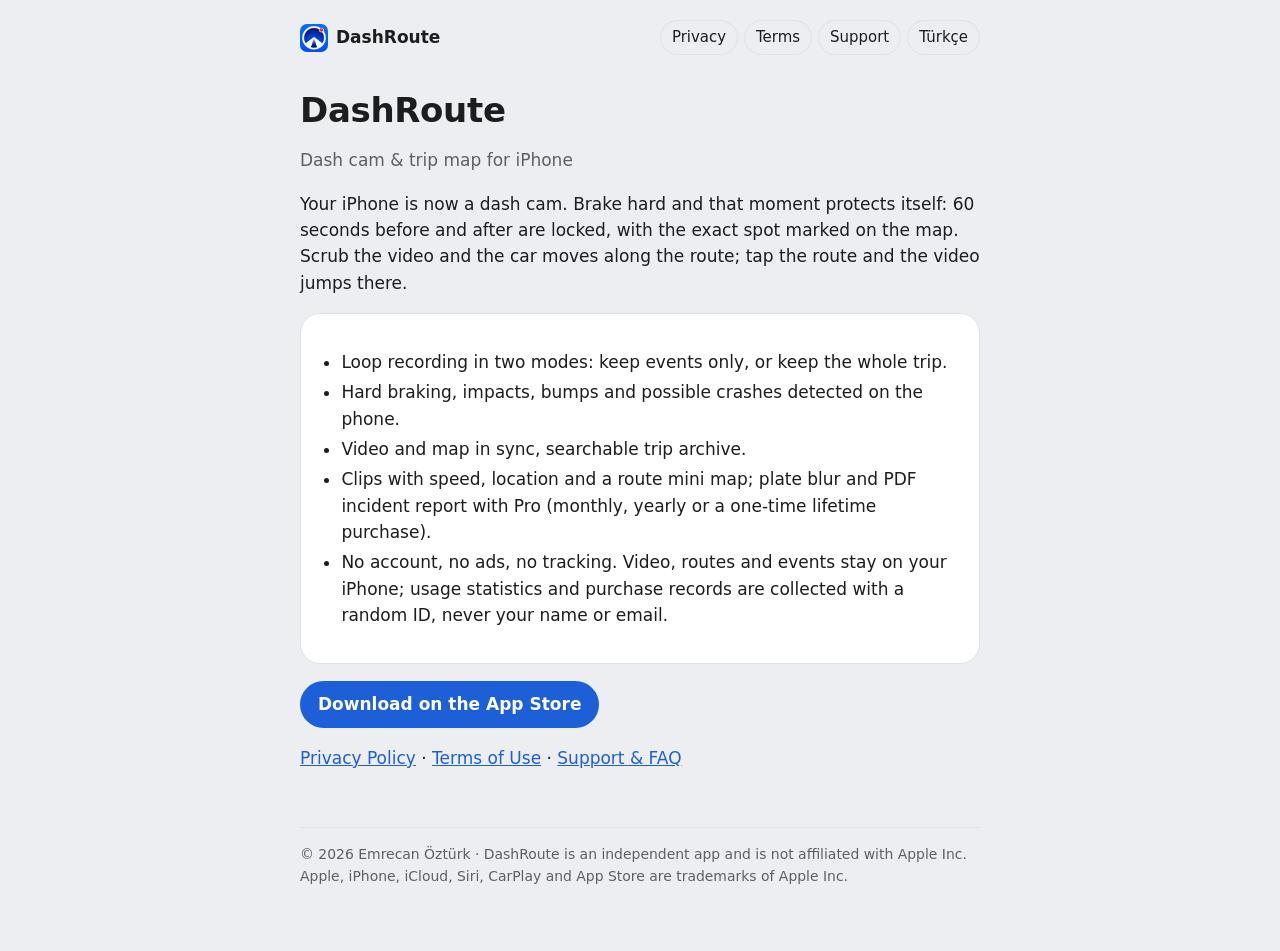
<file: index.html>
<!doctype html>
<html lang="en">
<head>
<meta charset="utf-8">
<meta name="viewport" content="width=device-width,initial-scale=1">
<meta name="color-scheme" content="light dark">
<meta name="apple-itunes-app" content="app-id=6826781606">
<title>DashRoute — Dash cam with a route map for iPhone</title>
<meta name="description" content="DashRoute turns your iPhone into a dash cam. Video and route stay in sync; hard braking and impacts protect 60 seconds before and after. No account, no ads, no tracking.">
<link rel="canonical" href="https://emrecanozturk.github.io/dashroute/">
<link rel="alternate" hreflang="en" href="https://emrecanozturk.github.io/dashroute/">
<link rel="alternate" hreflang="tr" href="https://emrecanozturk.github.io/dashroute/tr/">
<link rel="icon" type="image/png" sizes="32x32" href="assets/favicon-32.png">
<link rel="icon" type="image/png" sizes="32x32" href="assets/favicon-dark-32.png" media="(prefers-color-scheme: dark)">
<link rel="apple-touch-icon" sizes="180x180" href="assets/apple-touch-icon.png">
<link rel="stylesheet" href="style.css">
</head>
<body>
<main>
<nav class="site" data-web-only><a class="brand" href="index.html"><img src="assets/apple-touch-icon.png" alt="" width="28" height="28">DashRoute</a><span><a href="privacy.html">Privacy</a><a href="terms.html">Terms</a><a href="support.html">Support</a><a href="tr/index.html" lang="tr" hreflang="tr">Türkçe</a></span></nav>
<header><h1>DashRoute</h1></header>
<p class="muted">Dash cam &amp; trip map for iPhone</p>
<p>Your iPhone is now a dash cam. Brake hard and that moment protects itself: 60 seconds before and after are locked, with the exact spot marked on the map. Scrub the video and the car moves along the route; tap the route and the video jumps there.</p>
<div class="card">
<ul>
<li>Loop recording in two modes: keep events only, or keep the whole trip.</li>
<li>Hard braking, impacts, bumps and possible crashes detected on the phone.</li>
<li>Video and map in sync, searchable trip archive.</li>
<li>Clips with speed, location and a route mini map; plate blur and PDF incident report with Pro (monthly, yearly or a one-time lifetime purchase).</li>
<li>No account, no ads, no tracking. Video, routes and events stay on your iPhone; usage statistics and purchase records are collected with a random ID, never your name or email.</li>
</ul>
</div>

<p><a class="button" href="https://apps.apple.com/app/id6826781606">Download on the App Store</a></p>
<p><a href="privacy.html">Privacy Policy</a> · <a href="terms.html">Terms of Use</a> · <a href="support.html">Support &amp; FAQ</a></p>
<footer>© 2026 Emrecan Öztürk · DashRoute is an independent app and is not affiliated with Apple Inc. Apple, iPhone, iCloud, Siri, CarPlay and App Store are trademarks of Apple Inc.</footer>
</main>
</body>
</html>
</file>
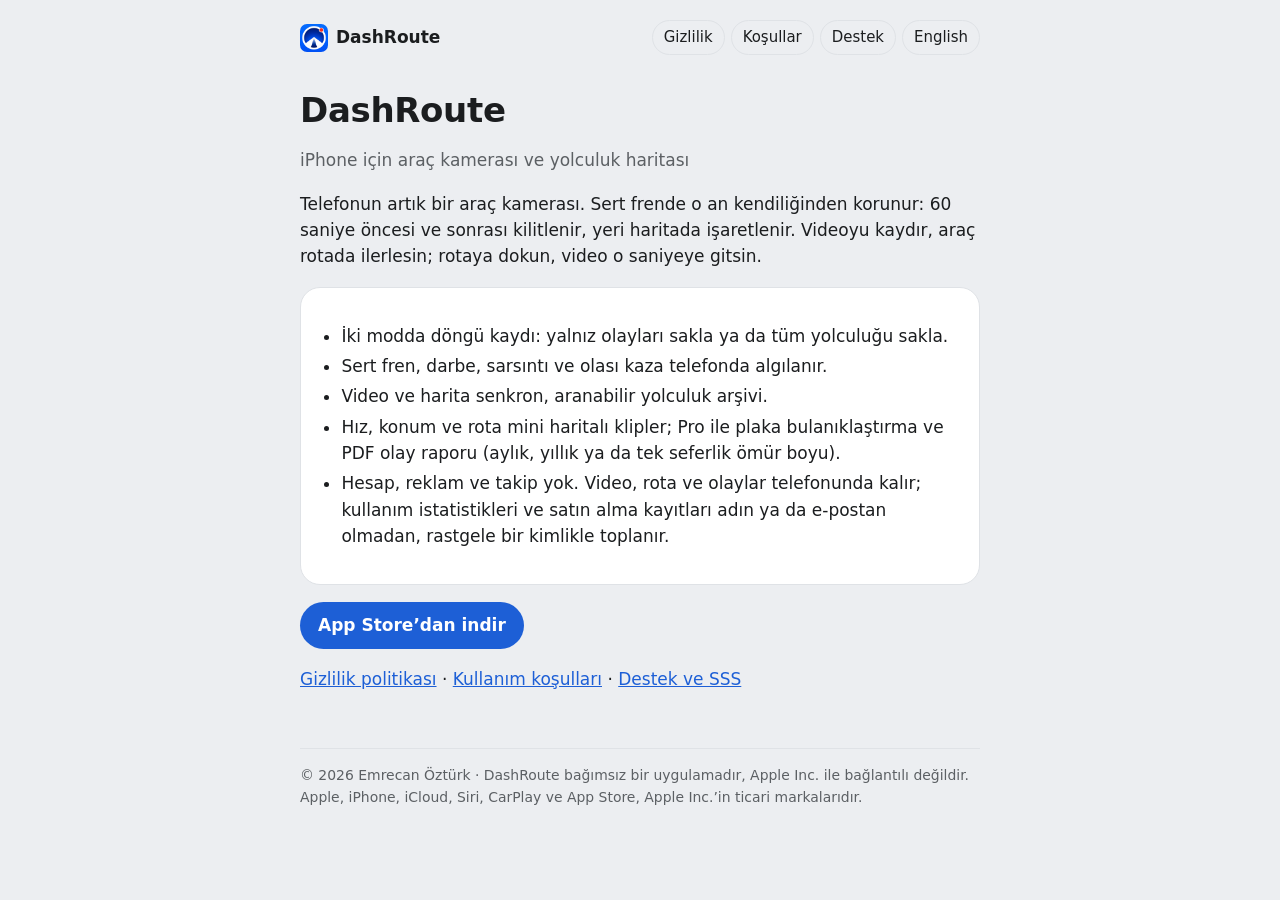
<file: tr/index.html>
<!doctype html>
<html lang="tr">
<head>
<meta charset="utf-8">
<meta name="viewport" content="width=device-width,initial-scale=1">
<meta name="color-scheme" content="light dark">
<meta name="apple-itunes-app" content="app-id=6826781606">
<title>DashRoute — iPhone için haritalı araç kamerası</title>
<meta name="description" content="DashRoute iPhone’unu araç kamerasına çevirir. Video ve rota senkron; sert fren ve darbede 60 saniye öncesi ve sonrası korunur. Hesap, reklam ve takip yok.">
<link rel="canonical" href="https://emrecanozturk.github.io/dashroute/tr/">
<link rel="alternate" hreflang="en" href="https://emrecanozturk.github.io/dashroute/">
<link rel="alternate" hreflang="tr" href="https://emrecanozturk.github.io/dashroute/tr/">
<link rel="icon" type="image/png" sizes="32x32" href="../assets/favicon-32.png">
<link rel="icon" type="image/png" sizes="32x32" href="../assets/favicon-dark-32.png" media="(prefers-color-scheme: dark)">
<link rel="apple-touch-icon" sizes="180x180" href="../assets/apple-touch-icon.png">
<link rel="stylesheet" href="../style.css">
</head>
<body>
<main>
<nav class="site" data-web-only><a class="brand" href="index.html"><img src="../assets/apple-touch-icon.png" alt="" width="28" height="28">DashRoute</a><span><a href="privacy.html">Gizlilik</a><a href="terms.html">Koşullar</a><a href="support.html">Destek</a><a href="../index.html" lang="en" hreflang="en">English</a></span></nav>
<header><h1>DashRoute</h1></header>
<p class="muted">iPhone için araç kamerası ve yolculuk haritası</p>
<p>Telefonun artık bir araç kamerası. Sert frende o an kendiliğinden korunur: 60 saniye öncesi ve sonrası kilitlenir, yeri haritada işaretlenir. Videoyu kaydır, araç rotada ilerlesin; rotaya dokun, video o saniyeye gitsin.</p>
<div class="card">
<ul>
<li>İki modda döngü kaydı: yalnız olayları sakla ya da tüm yolculuğu sakla.</li>
<li>Sert fren, darbe, sarsıntı ve olası kaza telefonda algılanır.</li>
<li>Video ve harita senkron, aranabilir yolculuk arşivi.</li>
<li>Hız, konum ve rota mini haritalı klipler; Pro ile plaka bulanıklaştırma ve PDF olay raporu (aylık, yıllık ya da tek seferlik ömür boyu).</li>
<li>Hesap, reklam ve takip yok. Video, rota ve olaylar telefonunda kalır; kullanım istatistikleri ve satın alma kayıtları adın ya da e-postan olmadan, rastgele bir kimlikle toplanır.</li>
</ul>
</div>

<p><a class="button" href="https://apps.apple.com/app/id6826781606">App Store’dan indir</a></p>
<p><a href="privacy.html">Gizlilik politikası</a> · <a href="terms.html">Kullanım koşulları</a> · <a href="support.html">Destek ve SSS</a></p>
<footer>© 2026 Emrecan Öztürk · DashRoute bağımsız bir uygulamadır, Apple Inc. ile bağlantılı değildir. Apple, iPhone, iCloud, Siri, CarPlay ve App Store, Apple Inc.’in ticari markalarıdır.</footer>
</main>
</body>
</html>
</file>
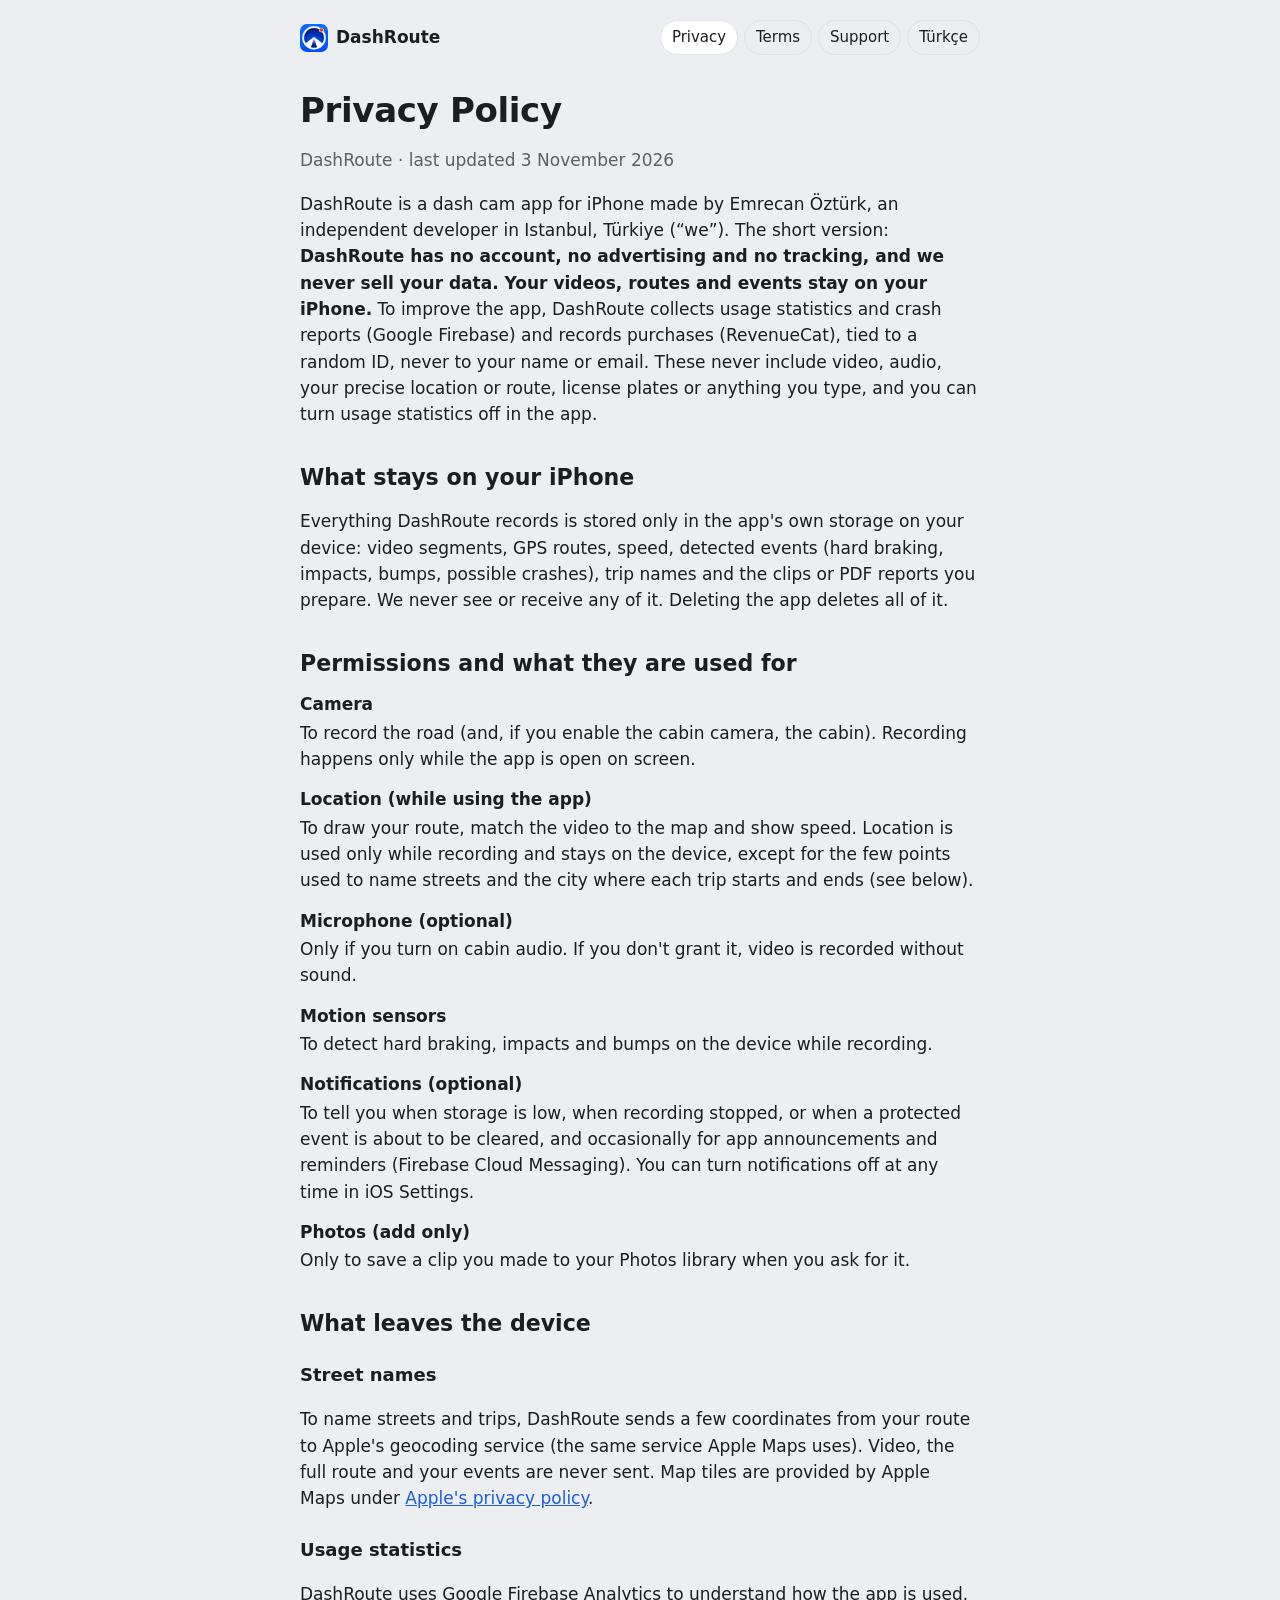
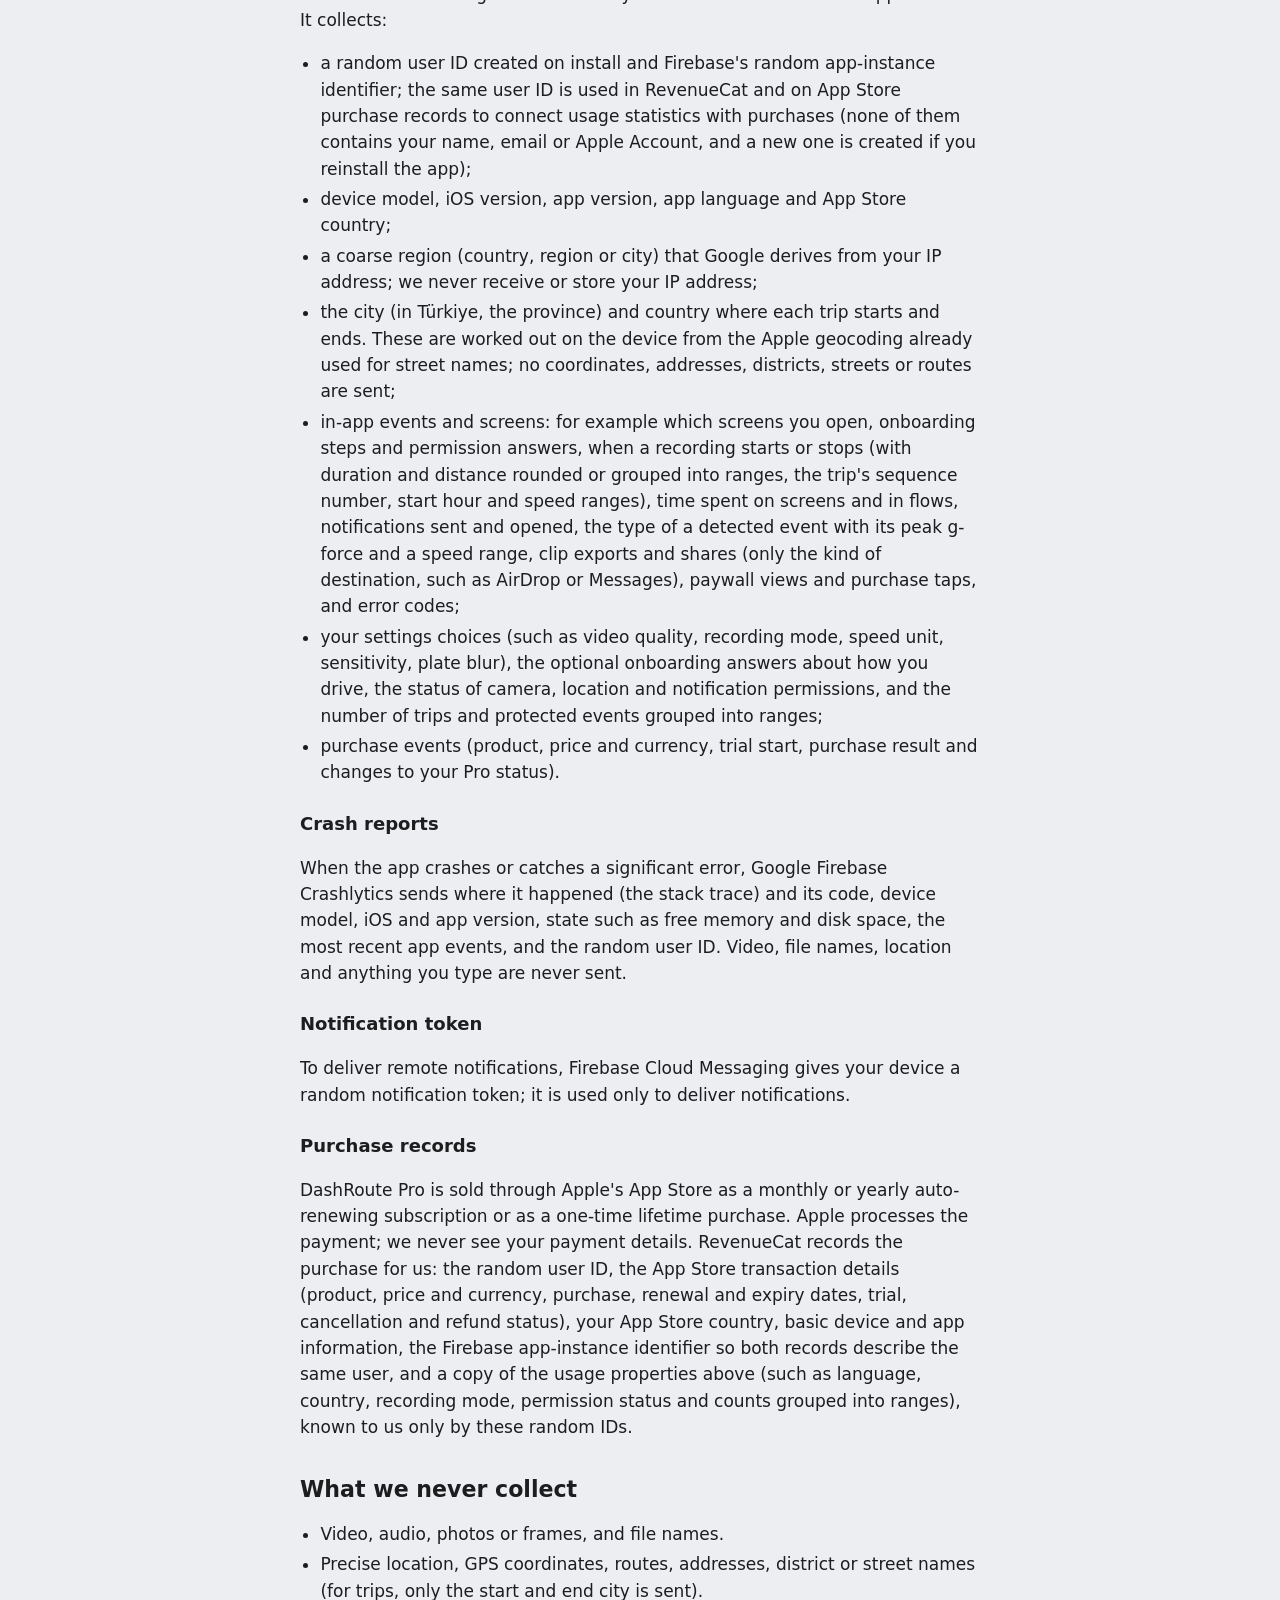
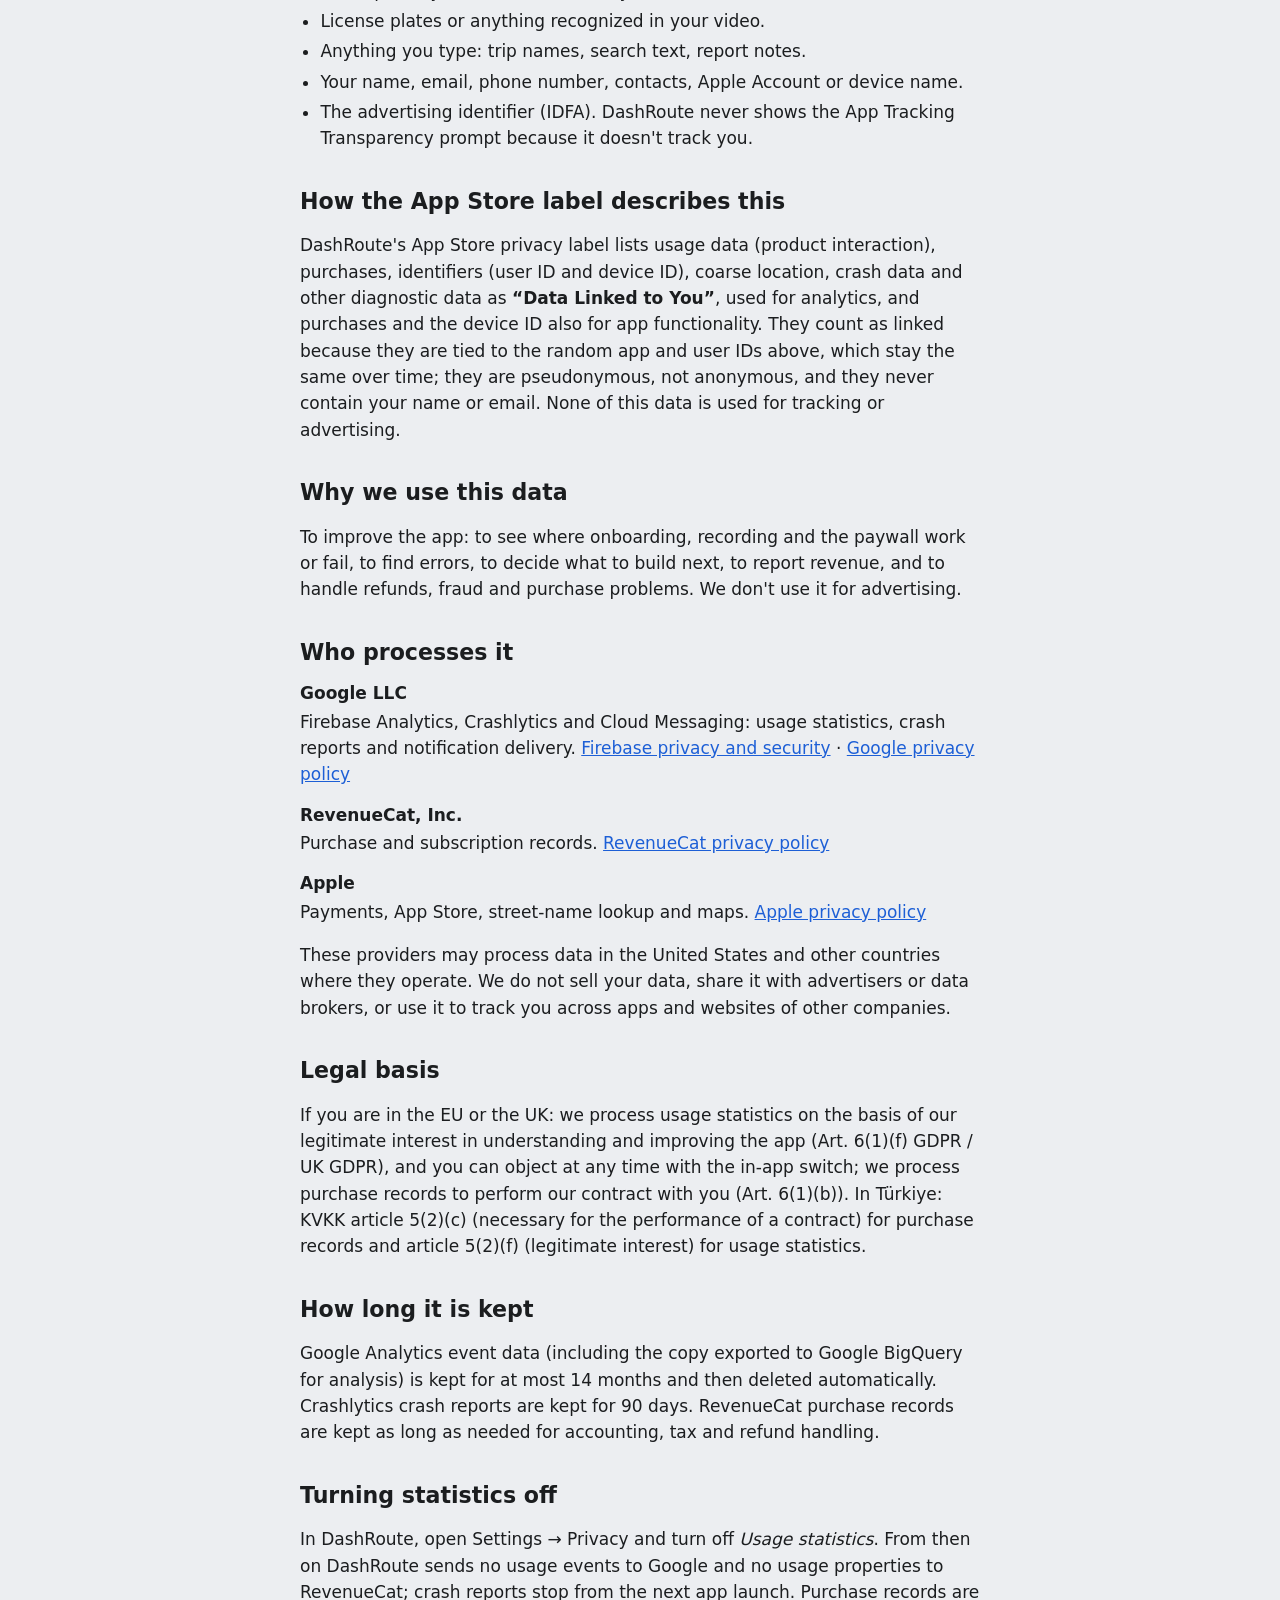
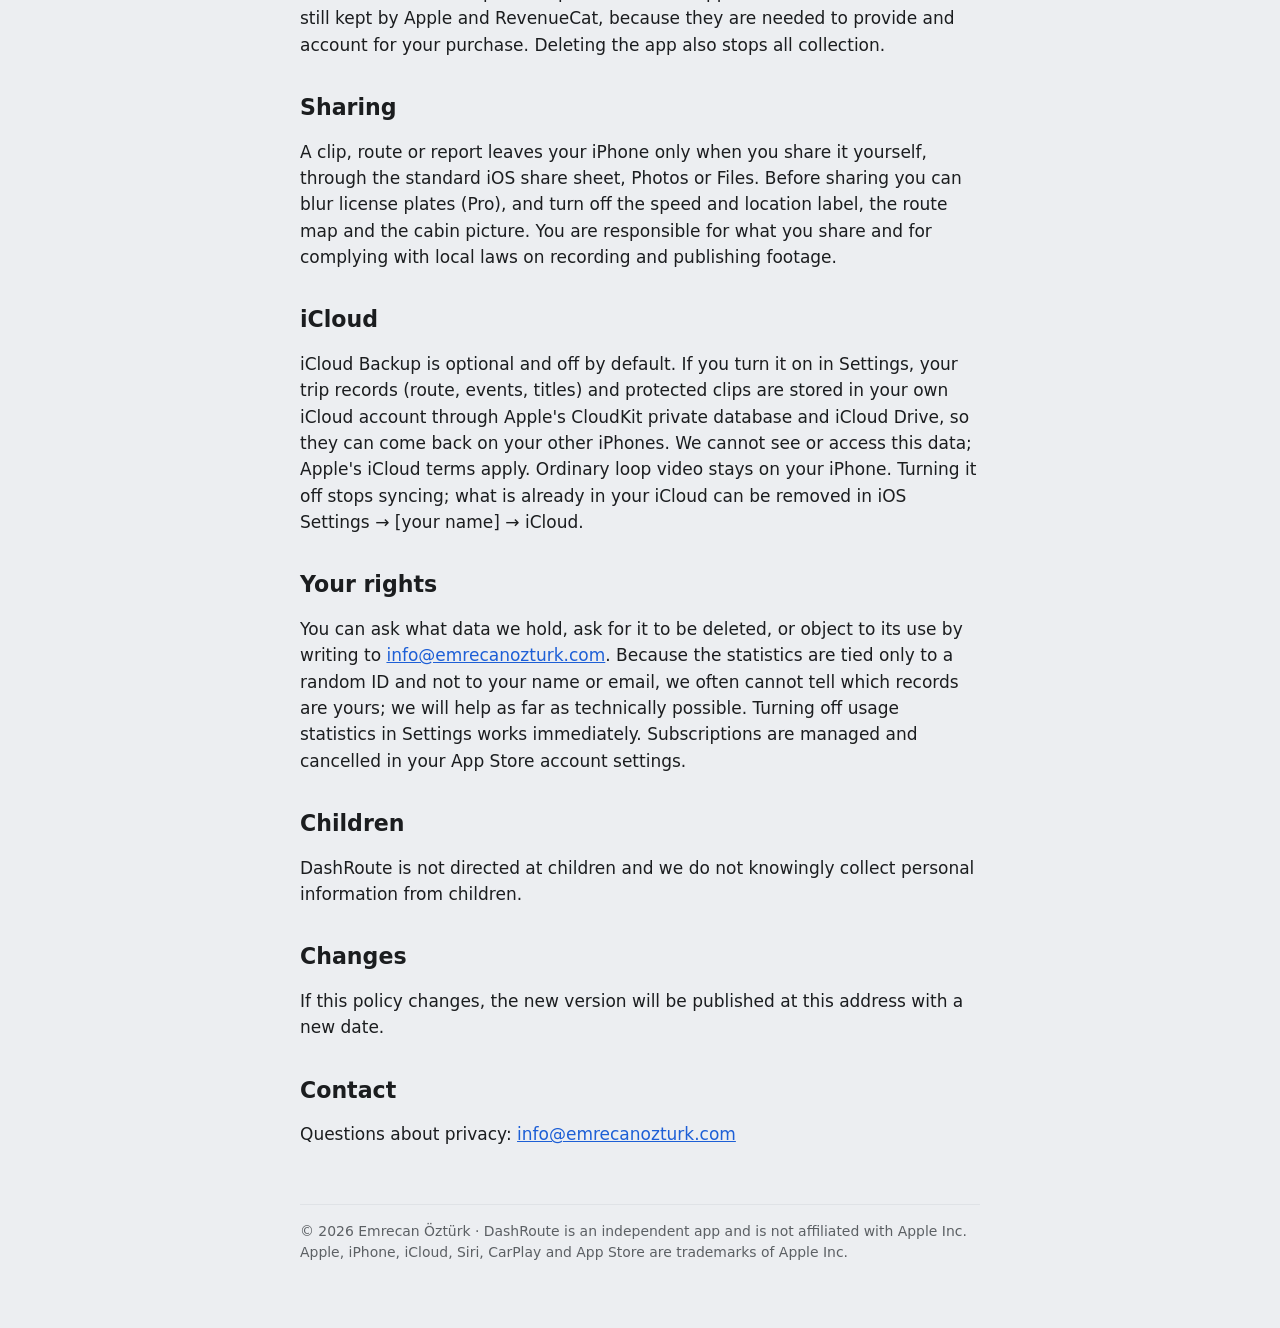
<file: privacy.html>
<!doctype html>
<html lang="en">
<head>
<meta charset="utf-8">
<meta name="viewport" content="width=device-width,initial-scale=1">
<meta name="color-scheme" content="light dark">
<meta name="apple-itunes-app" content="app-id=6826781606">
<title>DashRoute Privacy Policy</title>
<meta name="description" content="DashRoute privacy policy: no account, no ads, no tracking. Video, routes and events stay on your iPhone; only usage statistics, crash reports and purchase records tied to a random ID, never your name or email, are collected.">
<link rel="canonical" href="https://emrecanozturk.github.io/dashroute/privacy">
<link rel="alternate" hreflang="en" href="https://emrecanozturk.github.io/dashroute/privacy">
<link rel="alternate" hreflang="tr" href="https://emrecanozturk.github.io/dashroute/tr/privacy">
<link rel="icon" type="image/png" sizes="32x32" href="assets/favicon-32.png">
<link rel="icon" type="image/png" sizes="32x32" href="assets/favicon-dark-32.png" media="(prefers-color-scheme: dark)">
<link rel="apple-touch-icon" sizes="180x180" href="assets/apple-touch-icon.png">
<link rel="stylesheet" href="style.css">
</head>
<body>
<main>
<nav class="site" data-web-only><a class="brand" href="index.html"><img src="assets/apple-touch-icon.png" alt="" width="28" height="28">DashRoute</a><span><a href="privacy.html" aria-current="page">Privacy</a><a href="terms.html">Terms</a><a href="support.html">Support</a><a href="tr/privacy.html" lang="tr" hreflang="tr">Türkçe</a></span></nav>
<header><h1>Privacy Policy</h1></header>
<p class="muted">DashRoute · last updated 3 November 2026</p>
<p>DashRoute is a dash cam app for iPhone made by Emrecan Öztürk, an independent developer in Istanbul, Türkiye (“we”). The short version: <strong>DashRoute has no account, no advertising and no tracking, and we never sell your data. Your videos, routes and events stay on your iPhone.</strong> To improve the app, DashRoute collects usage statistics and crash reports (Google Firebase) and records purchases (RevenueCat), tied to a random ID, never to your name or email. These never include video, audio, your precise location or route, license plates or anything you type, and you can turn usage statistics off in the app.</p>

<h2>What stays on your iPhone</h2>
<p>Everything DashRoute records is stored only in the app's own storage on your device: video segments, GPS routes, speed, detected events (hard braking, impacts, bumps, possible crashes), trip names and the clips or PDF reports you prepare. We never see or receive any of it. Deleting the app deletes all of it.</p>

<h2>Permissions and what they are used for</h2>
<dl>
<dt>Camera</dt><dd>To record the road (and, if you enable the cabin camera, the cabin). Recording happens only while the app is open on screen.</dd>
<dt>Location (while using the app)</dt><dd>To draw your route, match the video to the map and show speed. Location is used only while recording and stays on the device, except for the few points used to name streets and the city where each trip starts and ends (see below).</dd>
<dt>Microphone (optional)</dt><dd>Only if you turn on cabin audio. If you don't grant it, video is recorded without sound.</dd>
<dt>Motion sensors</dt><dd>To detect hard braking, impacts and bumps on the device while recording.</dd>
<dt>Notifications (optional)</dt><dd>To tell you when storage is low, when recording stopped, or when a protected event is about to be cleared, and occasionally for app announcements and reminders (Firebase Cloud Messaging). You can turn notifications off at any time in iOS Settings.</dd>
<dt>Photos (add only)</dt><dd>Only to save a clip you made to your Photos library when you ask for it.</dd>
</dl>

<h2>What leaves the device</h2>
<h3>Street names</h3>
<p>To name streets and trips, DashRoute sends a few coordinates from your route to Apple's geocoding service (the same service Apple Maps uses). Video, the full route and your events are never sent. Map tiles are provided by Apple Maps under <a href="https://www.apple.com/legal/privacy/">Apple's privacy policy</a>.</p>

<h3>Usage statistics</h3>
<p>DashRoute uses Google Firebase Analytics to understand how the app is used. It collects:</p>
<ul>
<li>a random user ID created on install and Firebase's random app-instance identifier; the same user ID is used in RevenueCat and on App Store purchase records to connect usage statistics with purchases (none of them contains your name, email or Apple Account, and a new one is created if you reinstall the app);</li>
<li>device model, iOS version, app version, app language and App Store country;</li>
<li>a coarse region (country, region or city) that Google derives from your IP address; we never receive or store your IP address;</li>
<li>the city (in Türkiye, the province) and country where each trip starts and ends. These are worked out on the device from the Apple geocoding already used for street names; no coordinates, addresses, districts, streets or routes are sent;</li>
<li>in-app events and screens: for example which screens you open, onboarding steps and permission answers, when a recording starts or stops (with duration and distance rounded or grouped into ranges, the trip's sequence number, start hour and speed ranges), time spent on screens and in flows, notifications sent and opened, the type of a detected event with its peak g-force and a speed range, clip exports and shares (only the kind of destination, such as AirDrop or Messages), paywall views and purchase taps, and error codes;</li>
<li>your settings choices (such as video quality, recording mode, speed unit, sensitivity, plate blur), the optional onboarding answers about how you drive, the status of camera, location and notification permissions, and the number of trips and protected events grouped into ranges;</li>
<li>purchase events (product, price and currency, trial start, purchase result and changes to your Pro status).</li>
</ul>

<h3>Crash reports</h3>
<p>When the app crashes or catches a significant error, Google Firebase Crashlytics sends where it happened (the stack trace) and its code, device model, iOS and app version, state such as free memory and disk space, the most recent app events, and the random user ID. Video, file names, location and anything you type are never sent.</p>

<h3>Notification token</h3>
<p>To deliver remote notifications, Firebase Cloud Messaging gives your device a random notification token; it is used only to deliver notifications.</p>

<h3>Purchase records</h3>
<p>DashRoute Pro is sold through Apple's App Store as a monthly or yearly auto-renewing subscription or as a one-time lifetime purchase. Apple processes the payment; we never see your payment details. RevenueCat records the purchase for us: the random user ID, the App Store transaction details (product, price and currency, purchase, renewal and expiry dates, trial, cancellation and refund status), your App Store country, basic device and app information, the Firebase app-instance identifier so both records describe the same user, and a copy of the usage properties above (such as language, country, recording mode, permission status and counts grouped into ranges), known to us only by these random IDs.</p>

<h2>What we never collect</h2>
<ul>
<li>Video, audio, photos or frames, and file names.</li>
<li>Precise location, GPS coordinates, routes, addresses, district or street names (for trips, only the start and end city is sent).</li>
<li>License plates or anything recognized in your video.</li>
<li>Anything you type: trip names, search text, report notes.</li>
<li>Your name, email, phone number, contacts, Apple Account or device name.</li>
<li>The advertising identifier (IDFA). DashRoute never shows the App Tracking Transparency prompt because it doesn't track you.</li>
</ul>

<h2>How the App Store label describes this</h2>
<p>DashRoute's App Store privacy label lists usage data (product interaction), purchases, identifiers (user ID and device ID), coarse location, crash data and other diagnostic data as <strong>“Data Linked to You”</strong>, used for analytics, and purchases and the device ID also for app functionality. They count as linked because they are tied to the random app and user IDs above, which stay the same over time; they are pseudonymous, not anonymous, and they never contain your name or email. None of this data is used for tracking or advertising.</p>

<h2>Why we use this data</h2>
<p>To improve the app: to see where onboarding, recording and the paywall work or fail, to find errors, to decide what to build next, to report revenue, and to handle refunds, fraud and purchase problems. We don't use it for advertising.</p>

<h2>Who processes it</h2>
<dl>
<dt>Google LLC</dt><dd>Firebase Analytics, Crashlytics and Cloud Messaging: usage statistics, crash reports and notification delivery. <a href="https://firebase.google.com/support/privacy">Firebase privacy and security</a> · <a href="https://policies.google.com/privacy">Google privacy policy</a></dd>
<dt>RevenueCat, Inc.</dt><dd>Purchase and subscription records. <a href="https://www.revenuecat.com/privacy">RevenueCat privacy policy</a></dd>
<dt>Apple</dt><dd>Payments, App Store, street-name lookup and maps. <a href="https://www.apple.com/legal/privacy/">Apple privacy policy</a></dd>
</dl>
<p>These providers may process data in the United States and other countries where they operate. We do not sell your data, share it with advertisers or data brokers, or use it to track you across apps and websites of other companies.</p>

<h2>Legal basis</h2>
<p>If you are in the EU or the UK: we process usage statistics on the basis of our legitimate interest in understanding and improving the app (Art. 6(1)(f) GDPR / UK GDPR), and you can object at any time with the in-app switch; we process purchase records to perform our contract with you (Art. 6(1)(b)). In Türkiye: KVKK article 5(2)(c) (necessary for the performance of a contract) for purchase records and article 5(2)(f) (legitimate interest) for usage statistics.</p>

<h2>How long it is kept</h2>
<p>Google Analytics event data (including the copy exported to Google BigQuery for analysis) is kept for at most 14 months and then deleted automatically. Crashlytics crash reports are kept for 90 days. RevenueCat purchase records are kept as long as needed for accounting, tax and refund handling.</p>

<h2>Turning statistics off</h2>
<p>In DashRoute, open Settings → Privacy and turn off <em>Usage statistics</em>. From then on DashRoute sends no usage events to Google and no usage properties to RevenueCat; crash reports stop from the next app launch. Purchase records are still kept by Apple and RevenueCat, because they are needed to provide and account for your purchase. Deleting the app also stops all collection.</p>

<h2>Sharing</h2>
<p>A clip, route or report leaves your iPhone only when you share it yourself, through the standard iOS share sheet, Photos or Files. Before sharing you can blur license plates (Pro), and turn off the speed and location label, the route map and the cabin picture. You are responsible for what you share and for complying with local laws on recording and publishing footage.</p>

<h2>iCloud</h2>
<p>iCloud Backup is optional and off by default. If you turn it on in Settings, your trip records (route, events, titles) and protected clips are stored in your own iCloud account through Apple's CloudKit private database and iCloud Drive, so they can come back on your other iPhones. We cannot see or access this data; Apple's iCloud terms apply. Ordinary loop video stays on your iPhone. Turning it off stops syncing; what is already in your iCloud can be removed in iOS Settings → [your name] → iCloud.</p>

<h2>Your rights</h2>
<p>You can ask what data we hold, ask for it to be deleted, or object to its use by writing to <a href="mailto:info@emrecanozturk.com">info@emrecanozturk.com</a>. Because the statistics are tied only to a random ID and not to your name or email, we often cannot tell which records are yours; we will help as far as technically possible. Turning off usage statistics in Settings works immediately. Subscriptions are managed and cancelled in your App Store account settings.</p>

<h2>Children</h2>
<p>DashRoute is not directed at children and we do not knowingly collect personal information from children.</p>

<h2>Changes</h2>
<p>If this policy changes, the new version will be published at this address with a new date.</p>

<h2>Contact</h2>
<p>Questions about privacy: <a href="mailto:info@emrecanozturk.com">info@emrecanozturk.com</a></p>
<footer>© 2026 Emrecan Öztürk · DashRoute is an independent app and is not affiliated with Apple Inc. Apple, iPhone, iCloud, Siri, CarPlay and App Store are trademarks of Apple Inc.</footer>
</main>
</body>
</html>
</file>
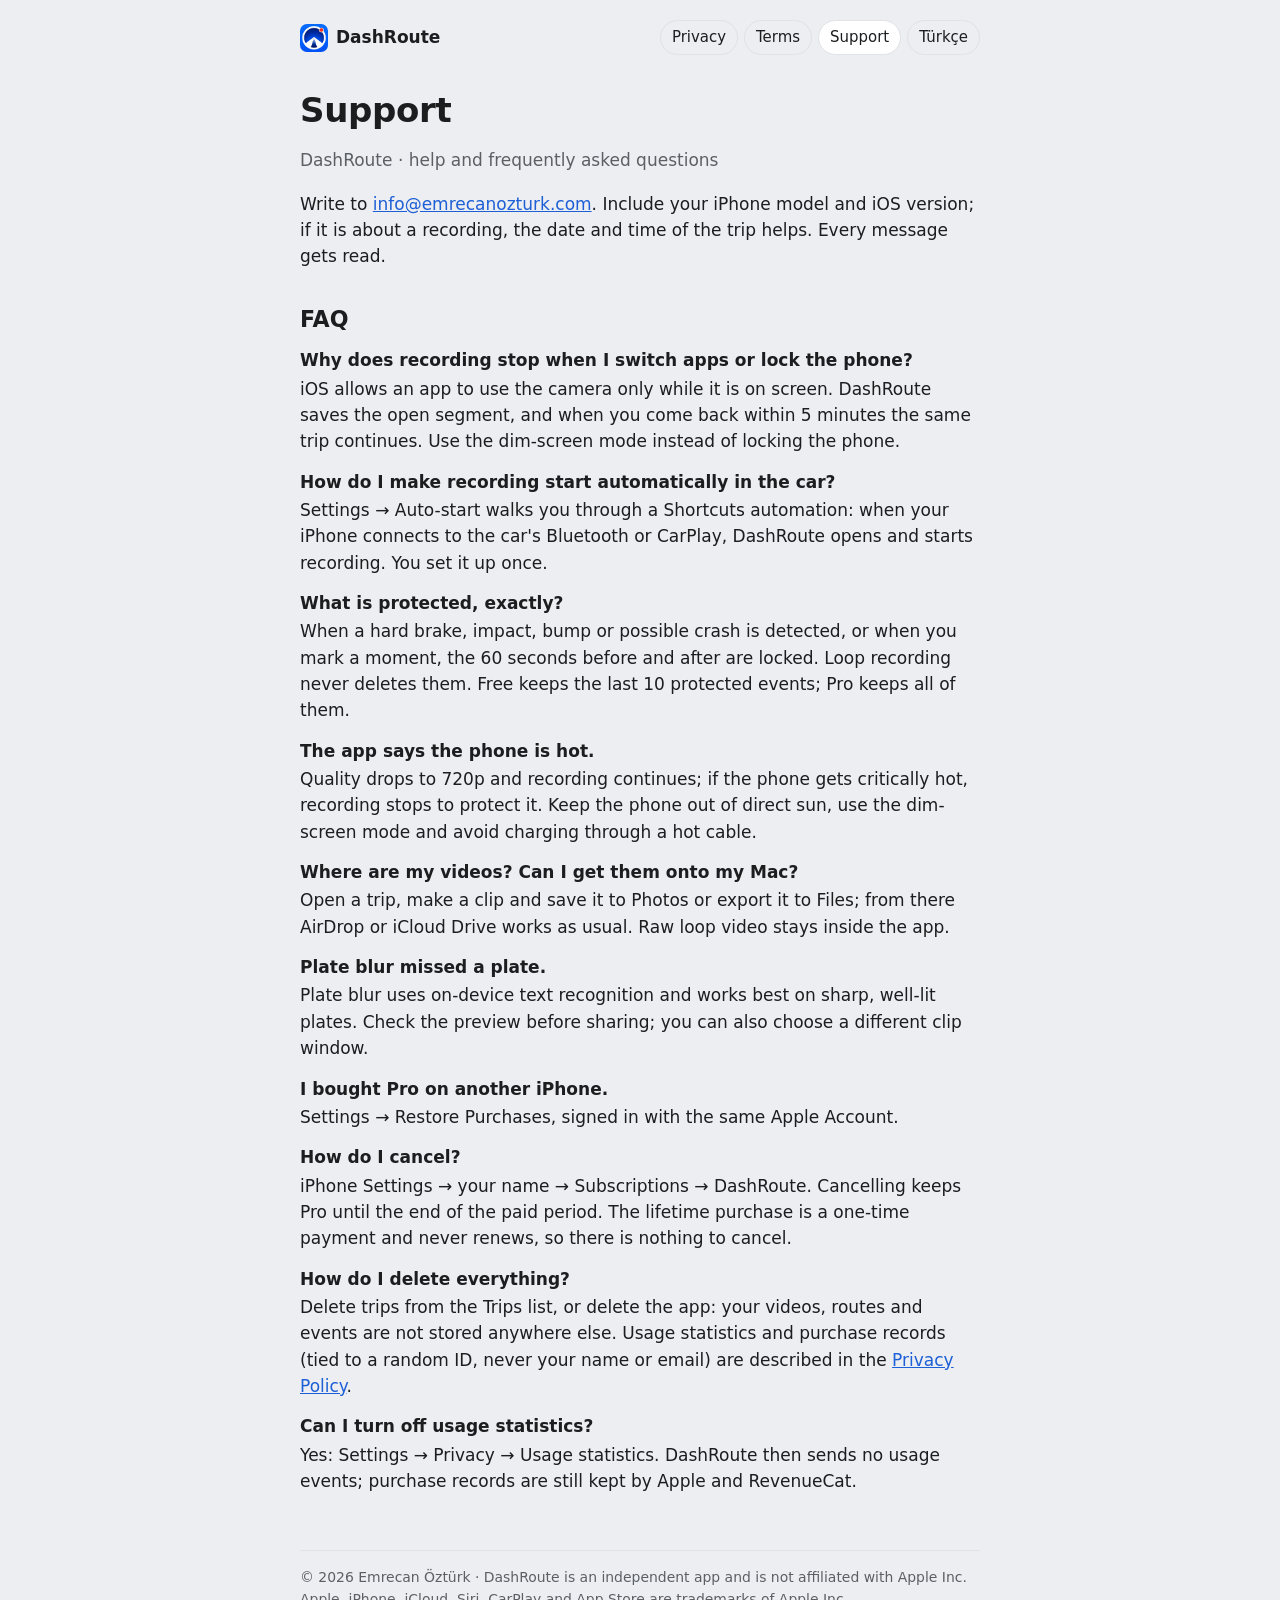
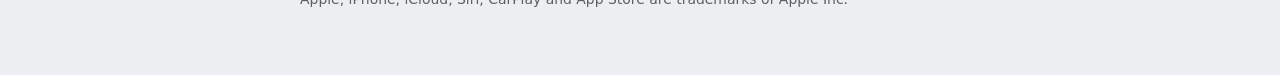
<file: support.html>
<!doctype html>
<html lang="en">
<head>
<meta charset="utf-8">
<meta name="viewport" content="width=device-width,initial-scale=1">
<meta name="color-scheme" content="light dark">
<meta name="apple-itunes-app" content="app-id=6826781606">
<title>DashRoute Support</title>
<meta name="description" content="DashRoute support and FAQ: recording, auto-start, events, storage, Pro subscription and lifetime purchase, exporting clips, privacy.">
<link rel="canonical" href="https://emrecanozturk.github.io/dashroute/support">
<link rel="alternate" hreflang="en" href="https://emrecanozturk.github.io/dashroute/support">
<link rel="alternate" hreflang="tr" href="https://emrecanozturk.github.io/dashroute/tr/support">
<link rel="icon" type="image/png" sizes="32x32" href="assets/favicon-32.png">
<link rel="icon" type="image/png" sizes="32x32" href="assets/favicon-dark-32.png" media="(prefers-color-scheme: dark)">
<link rel="apple-touch-icon" sizes="180x180" href="assets/apple-touch-icon.png">
<link rel="stylesheet" href="style.css">
</head>
<body>
<main>
<nav class="site" data-web-only><a class="brand" href="index.html"><img src="assets/apple-touch-icon.png" alt="" width="28" height="28">DashRoute</a><span><a href="privacy.html">Privacy</a><a href="terms.html">Terms</a><a href="support.html" aria-current="page">Support</a><a href="tr/support.html" lang="tr" hreflang="tr">Türkçe</a></span></nav>
<header><h1>Support</h1></header>
<p class="muted">DashRoute · help and frequently asked questions</p>
<p>Write to <a href="mailto:info@emrecanozturk.com?subject=DashRoute">info@emrecanozturk.com</a>. Include your iPhone model and iOS version; if it is about a recording, the date and time of the trip helps. Every message gets read.</p>

<h2>FAQ</h2>
<dl>
<dt>Why does recording stop when I switch apps or lock the phone?</dt>
<dd>iOS allows an app to use the camera only while it is on screen. DashRoute saves the open segment, and when you come back within 5 minutes the same trip continues. Use the dim-screen mode instead of locking the phone.</dd>
<dt>How do I make recording start automatically in the car?</dt>
<dd>Settings → Auto-start walks you through a Shortcuts automation: when your iPhone connects to the car's Bluetooth or CarPlay, DashRoute opens and starts recording. You set it up once.</dd>
<dt>What is protected, exactly?</dt>
<dd>When a hard brake, impact, bump or possible crash is detected, or when you mark a moment, the 60 seconds before and after are locked. Loop recording never deletes them. Free keeps the last 10 protected events; Pro keeps all of them.</dd>
<dt>The app says the phone is hot.</dt>
<dd>Quality drops to 720p and recording continues; if the phone gets critically hot, recording stops to protect it. Keep the phone out of direct sun, use the dim-screen mode and avoid charging through a hot cable.</dd>
<dt>Where are my videos? Can I get them onto my Mac?</dt>
<dd>Open a trip, make a clip and save it to Photos or export it to Files; from there AirDrop or iCloud Drive works as usual. Raw loop video stays inside the app.</dd>
<dt>Plate blur missed a plate.</dt>
<dd>Plate blur uses on-device text recognition and works best on sharp, well-lit plates. Check the preview before sharing; you can also choose a different clip window.</dd>
<dt>I bought Pro on another iPhone.</dt>
<dd>Settings → Restore Purchases, signed in with the same Apple Account.</dd>
<dt>How do I cancel?</dt>
<dd>iPhone Settings → your name → Subscriptions → DashRoute. Cancelling keeps Pro until the end of the paid period. The lifetime purchase is a one-time payment and never renews, so there is nothing to cancel.</dd>
<dt>How do I delete everything?</dt>
<dd>Delete trips from the Trips list, or delete the app: your videos, routes and events are not stored anywhere else. Usage statistics and purchase records (tied to a random ID, never your name or email) are described in the <a href="privacy.html">Privacy Policy</a>.</dd>
<dt>Can I turn off usage statistics?</dt>
<dd>Yes: Settings → Privacy → Usage statistics. DashRoute then sends no usage events; purchase records are still kept by Apple and RevenueCat.</dd>
</dl>
<footer>© 2026 Emrecan Öztürk · DashRoute is an independent app and is not affiliated with Apple Inc. Apple, iPhone, iCloud, Siri, CarPlay and App Store are trademarks of Apple Inc.</footer>
</main>
</body>
</html>
</file>
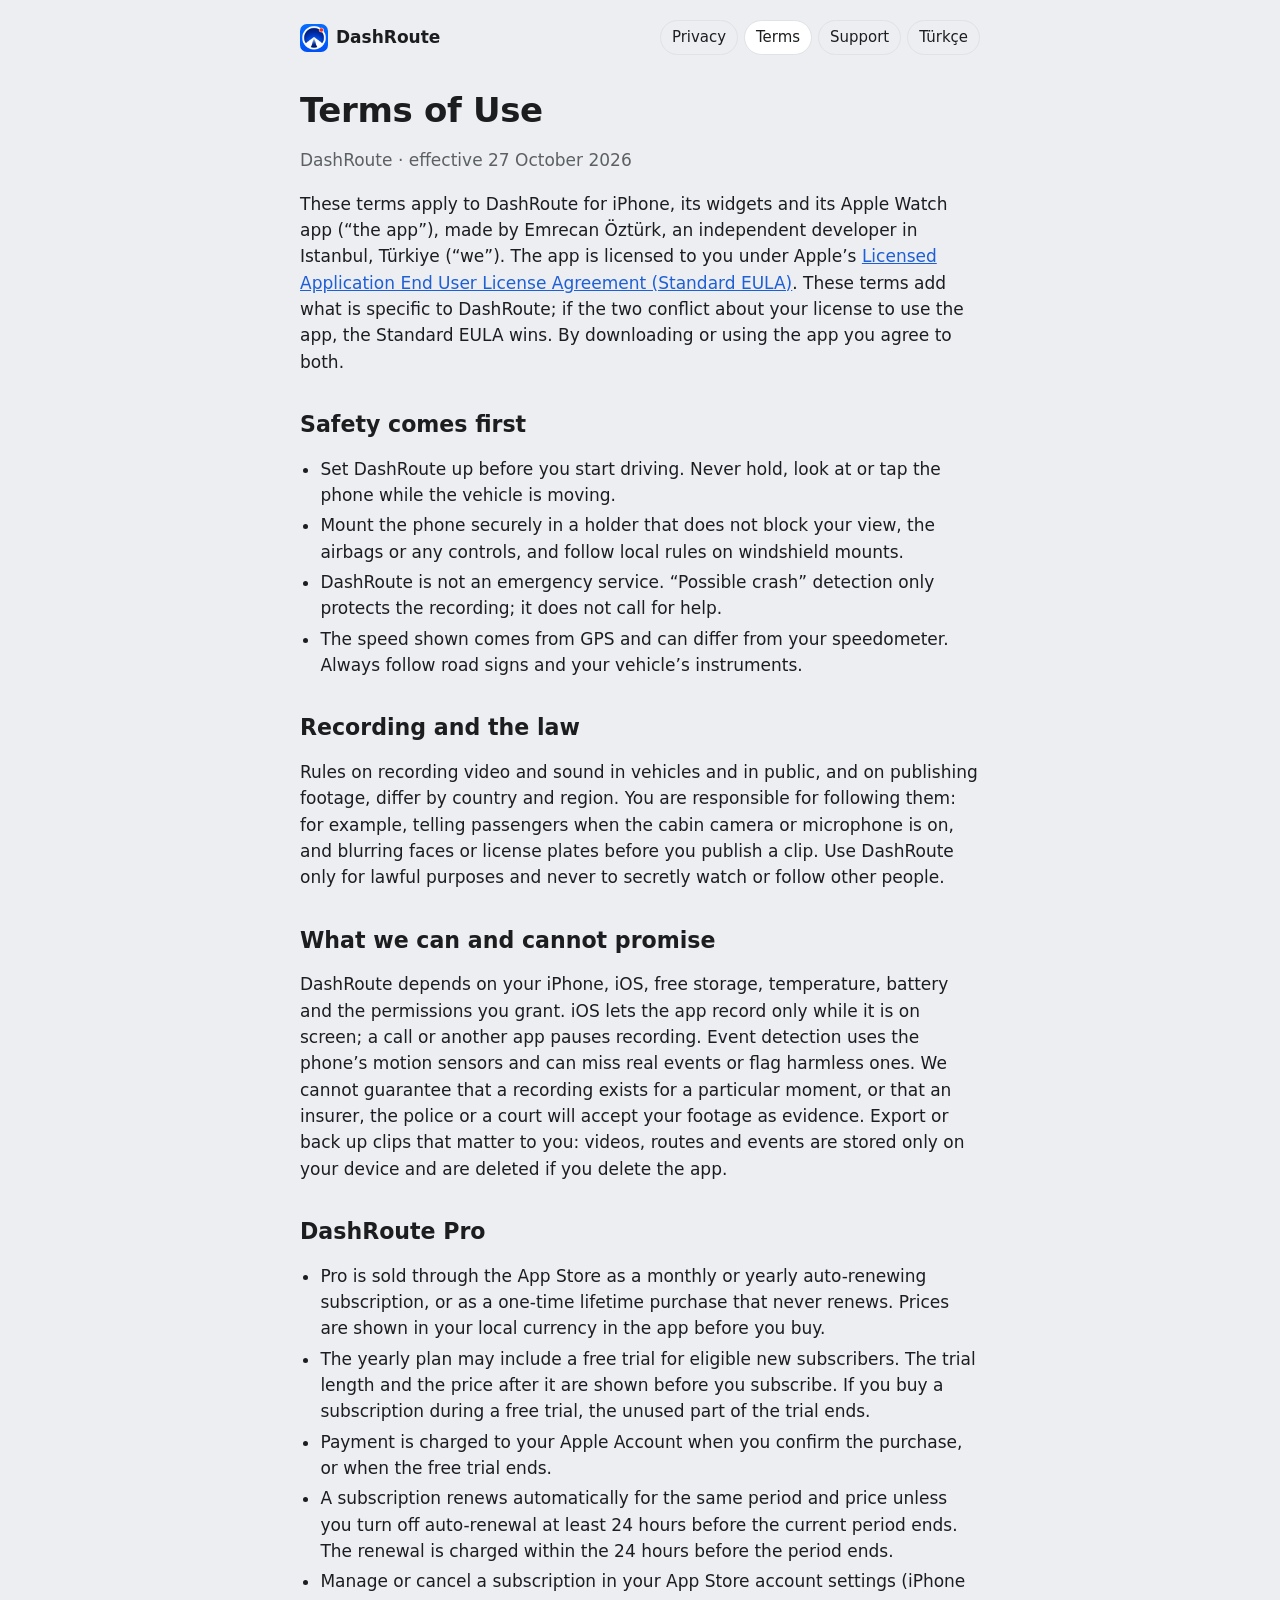
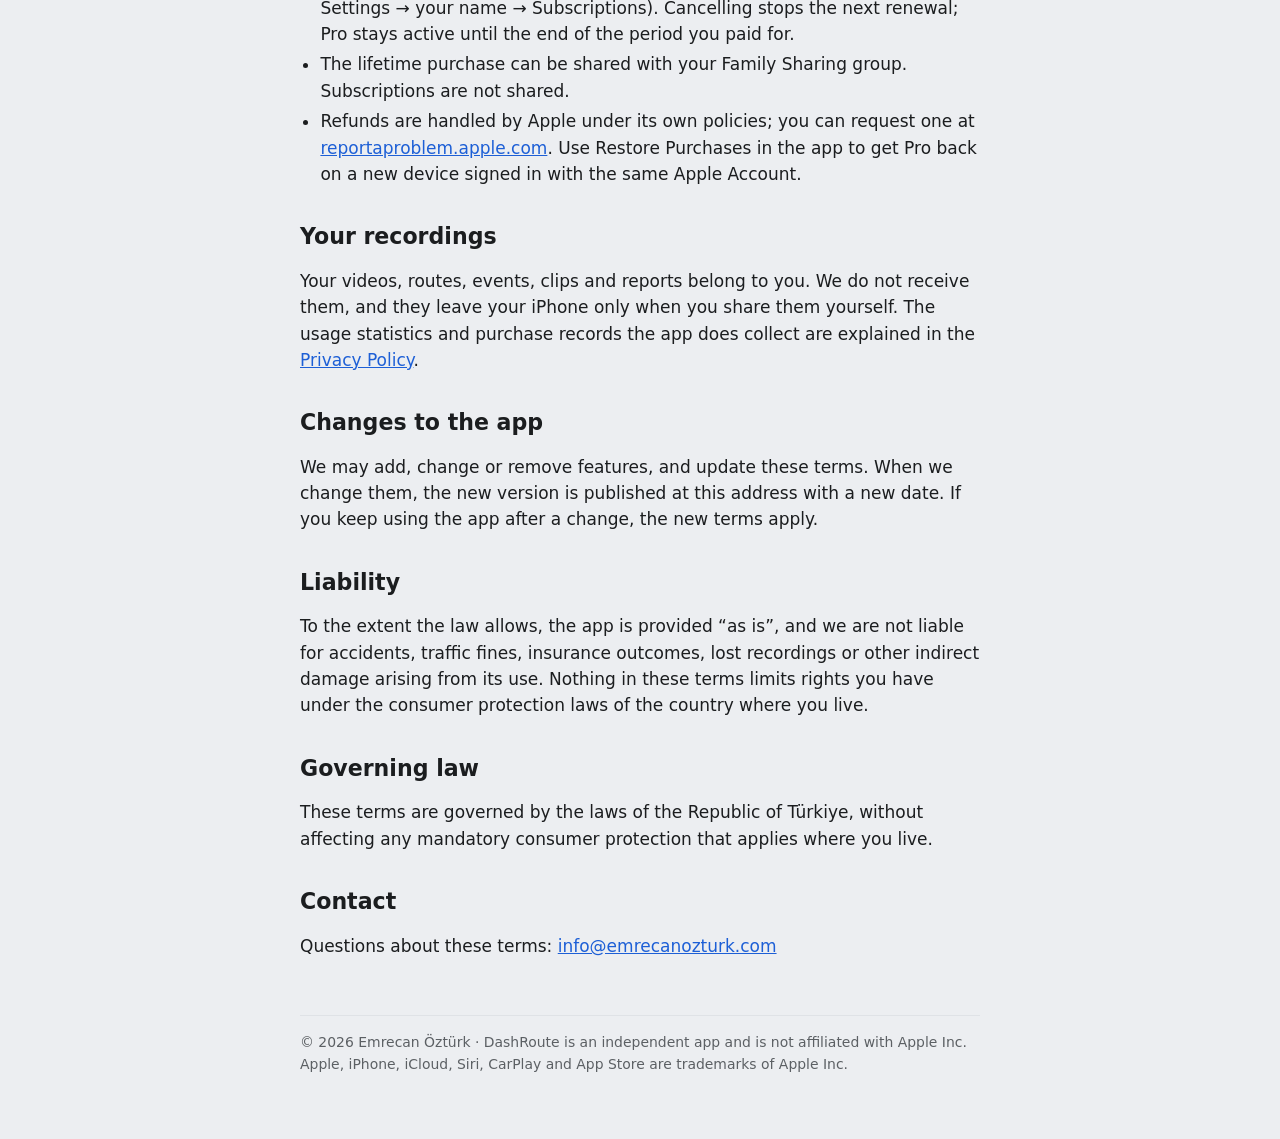
<file: terms.html>
<!doctype html>
<html lang="en">
<head>
<meta charset="utf-8">
<meta name="viewport" content="width=device-width,initial-scale=1">
<meta name="color-scheme" content="light dark">
<meta name="apple-itunes-app" content="app-id=6826781606">
<title>DashRoute Terms of Use</title>
<meta name="description" content="DashRoute terms of use: Apple’s Standard EULA, driving safety, recording laws, DashRoute Pro subscriptions and the lifetime purchase.">
<link rel="canonical" href="https://emrecanozturk.github.io/dashroute/terms">
<link rel="alternate" hreflang="en" href="https://emrecanozturk.github.io/dashroute/terms">
<link rel="alternate" hreflang="tr" href="https://emrecanozturk.github.io/dashroute/tr/terms">
<link rel="icon" type="image/png" sizes="32x32" href="assets/favicon-32.png">
<link rel="icon" type="image/png" sizes="32x32" href="assets/favicon-dark-32.png" media="(prefers-color-scheme: dark)">
<link rel="apple-touch-icon" sizes="180x180" href="assets/apple-touch-icon.png">
<link rel="stylesheet" href="style.css">
</head>
<body>
<main>
<nav class="site" data-web-only><a class="brand" href="index.html"><img src="assets/apple-touch-icon.png" alt="" width="28" height="28">DashRoute</a><span><a href="privacy.html">Privacy</a><a href="terms.html" aria-current="page">Terms</a><a href="support.html">Support</a><a href="tr/terms.html" lang="tr" hreflang="tr">Türkçe</a></span></nav>
<header><h1>Terms of Use</h1></header>
<p class="muted">DashRoute · effective 27 October 2026</p>
<p>These terms apply to DashRoute for iPhone, its widgets and its Apple Watch app (“the app”), made by Emrecan Öztürk, an independent developer in Istanbul, Türkiye (“we”). The app is licensed to you under Apple’s <a href="https://www.apple.com/legal/internet-services/itunes/dev/stdeula/">Licensed Application End User License Agreement (Standard EULA)</a>. These terms add what is specific to DashRoute; if the two conflict about your license to use the app, the Standard EULA wins. By downloading or using the app you agree to both.</p>

<h2>Safety comes first</h2>
<ul>
<li>Set DashRoute up before you start driving. Never hold, look at or tap the phone while the vehicle is moving.</li>
<li>Mount the phone securely in a holder that does not block your view, the airbags or any controls, and follow local rules on windshield mounts.</li>
<li>DashRoute is not an emergency service. “Possible crash” detection only protects the recording; it does not call for help.</li>
<li>The speed shown comes from GPS and can differ from your speedometer. Always follow road signs and your vehicle’s instruments.</li>
</ul>

<h2>Recording and the law</h2>
<p>Rules on recording video and sound in vehicles and in public, and on publishing footage, differ by country and region. You are responsible for following them: for example, telling passengers when the cabin camera or microphone is on, and blurring faces or license plates before you publish a clip. Use DashRoute only for lawful purposes and never to secretly watch or follow other people.</p>

<h2>What we can and cannot promise</h2>
<p>DashRoute depends on your iPhone, iOS, free storage, temperature, battery and the permissions you grant. iOS lets the app record only while it is on screen; a call or another app pauses recording. Event detection uses the phone’s motion sensors and can miss real events or flag harmless ones. We cannot guarantee that a recording exists for a particular moment, or that an insurer, the police or a court will accept your footage as evidence. Export or back up clips that matter to you: videos, routes and events are stored only on your device and are deleted if you delete the app.</p>

<h2>DashRoute Pro</h2>
<ul>
<li>Pro is sold through the App Store as a monthly or yearly auto-renewing subscription, or as a one-time lifetime purchase that never renews. Prices are shown in your local currency in the app before you buy.</li>
<li>The yearly plan may include a free trial for eligible new subscribers. The trial length and the price after it are shown before you subscribe. If you buy a subscription during a free trial, the unused part of the trial ends.</li>
<li>Payment is charged to your Apple Account when you confirm the purchase, or when the free trial ends.</li>
<li>A subscription renews automatically for the same period and price unless you turn off auto-renewal at least 24 hours before the current period ends. The renewal is charged within the 24 hours before the period ends.</li>
<li>Manage or cancel a subscription in your App Store account settings (iPhone Settings → your name → Subscriptions). Cancelling stops the next renewal; Pro stays active until the end of the period you paid for.</li>
<li>The lifetime purchase can be shared with your Family Sharing group. Subscriptions are not shared.</li>
<li>Refunds are handled by Apple under its own policies; you can request one at <a href="https://reportaproblem.apple.com">reportaproblem.apple.com</a>. Use Restore Purchases in the app to get Pro back on a new device signed in with the same Apple Account.</li>
</ul>

<h2>Your recordings</h2>
<p>Your videos, routes, events, clips and reports belong to you. We do not receive them, and they leave your iPhone only when you share them yourself. The usage statistics and purchase records the app does collect are explained in the <a href="privacy.html">Privacy Policy</a>.</p>

<h2>Changes to the app</h2>
<p>We may add, change or remove features, and update these terms. When we change them, the new version is published at this address with a new date. If you keep using the app after a change, the new terms apply.</p>

<h2>Liability</h2>
<p>To the extent the law allows, the app is provided “as is”, and we are not liable for accidents, traffic fines, insurance outcomes, lost recordings or other indirect damage arising from its use. Nothing in these terms limits rights you have under the consumer protection laws of the country where you live.</p>

<h2>Governing law</h2>
<p>These terms are governed by the laws of the Republic of Türkiye, without affecting any mandatory consumer protection that applies where you live.</p>

<h2>Contact</h2>
<p>Questions about these terms: <a href="mailto:info@emrecanozturk.com?subject=DashRoute">info@emrecanozturk.com</a></p>
<footer>© 2026 Emrecan Öztürk · DashRoute is an independent app and is not affiliated with Apple Inc. Apple, iPhone, iCloud, Siri, CarPlay and App Store are trademarks of Apple Inc.</footer>
</main>
</body>
</html>
</file>
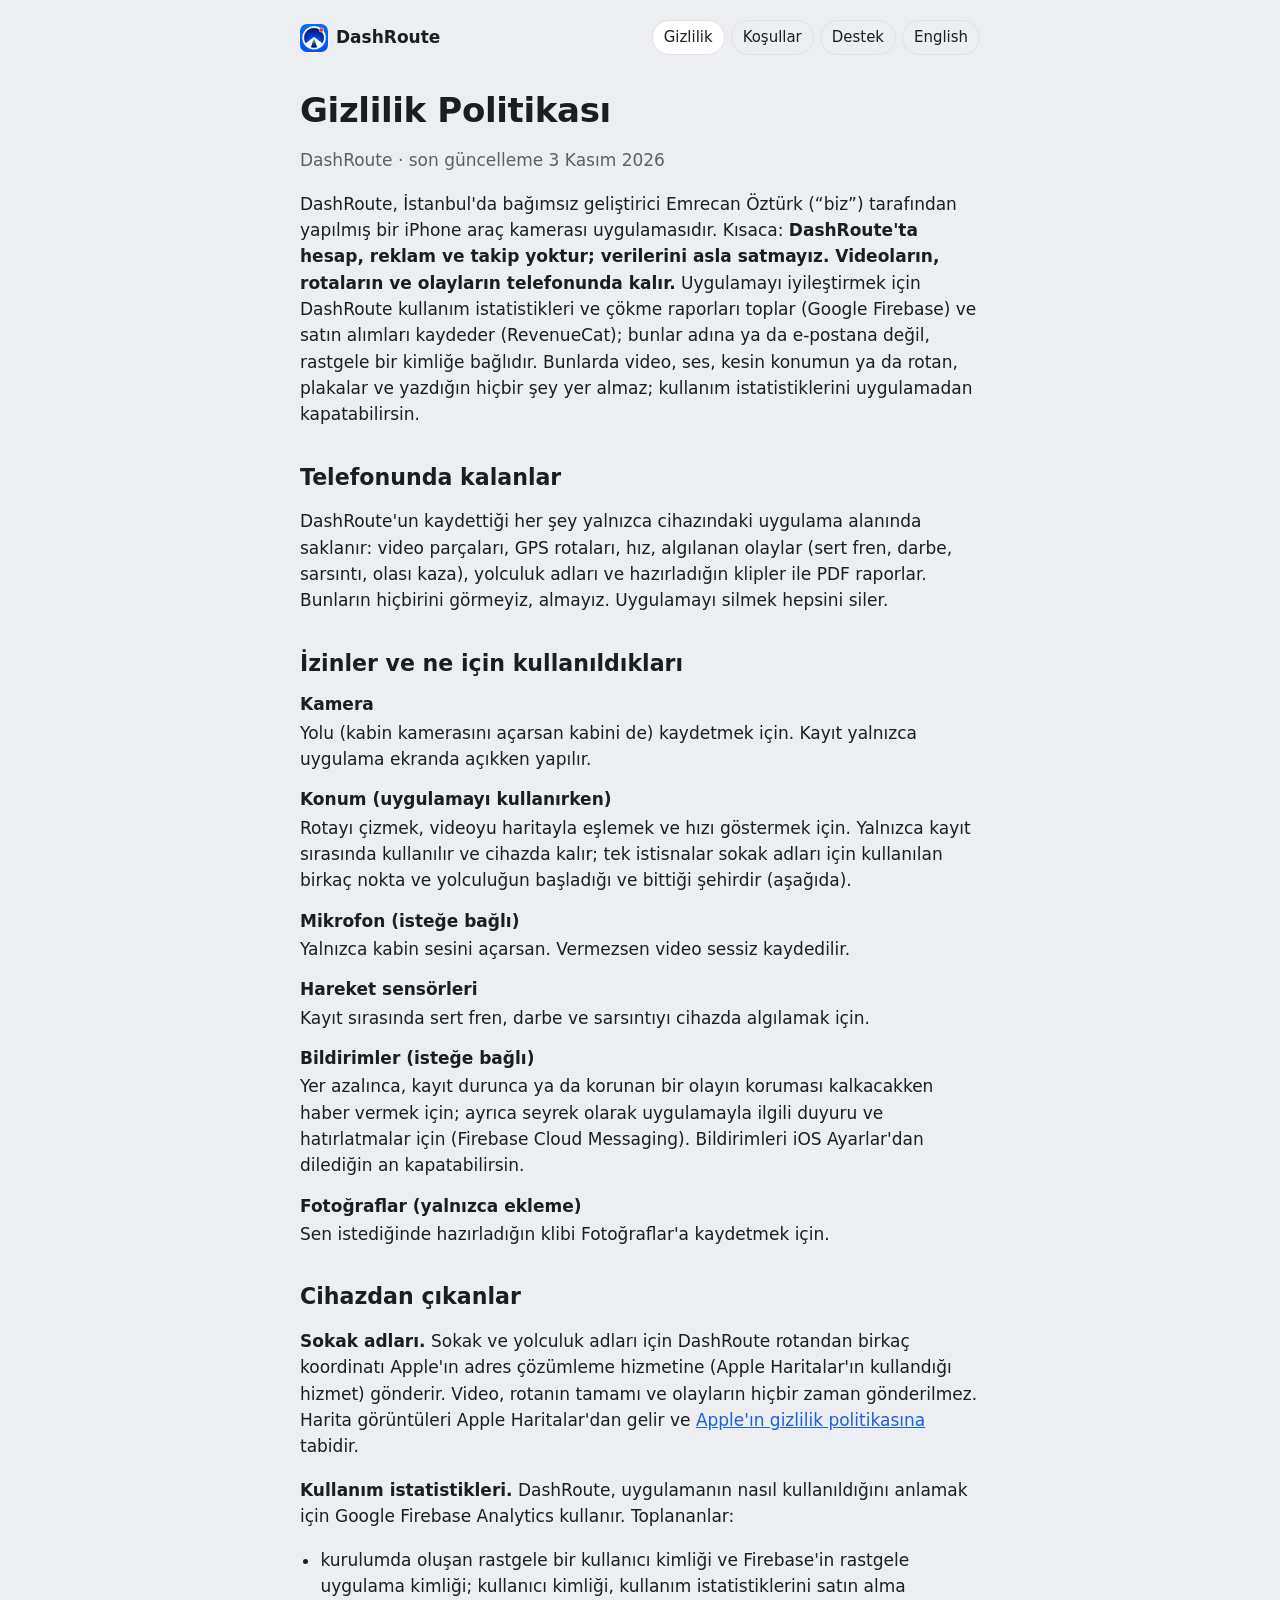
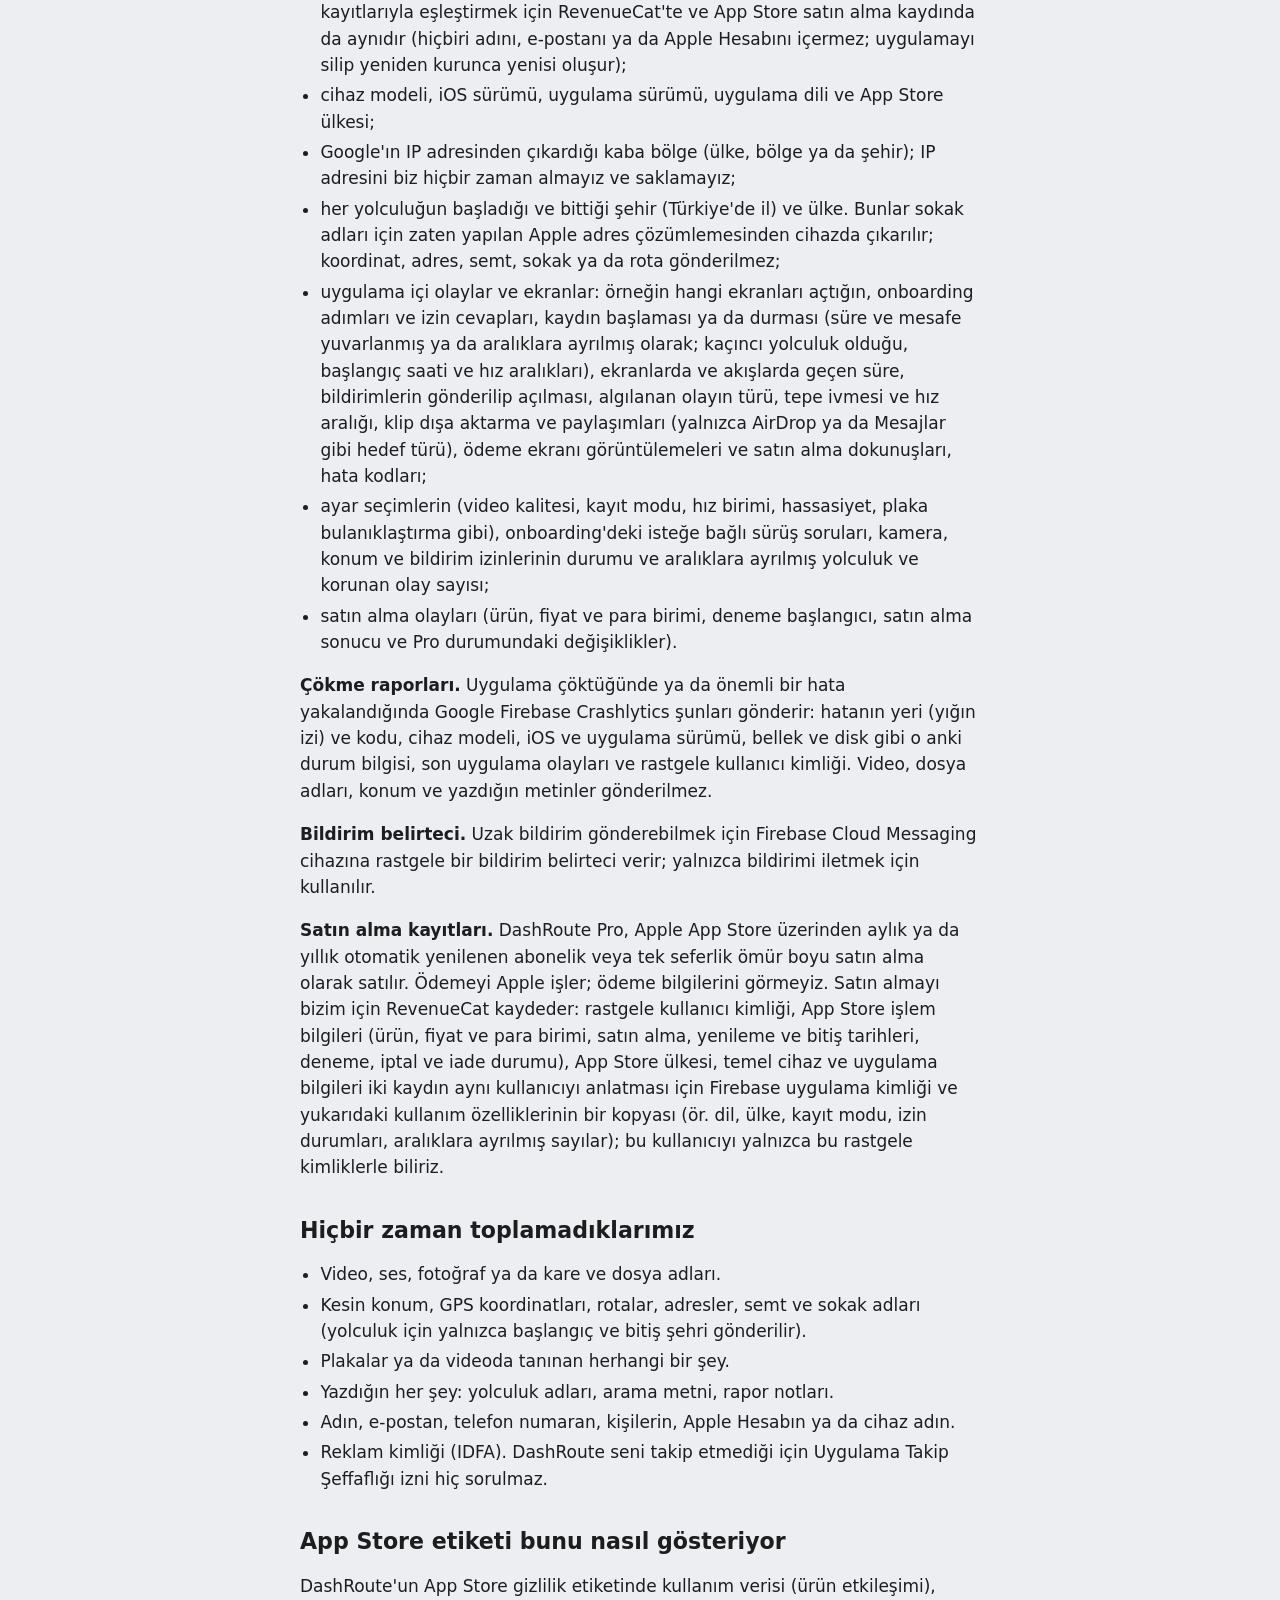
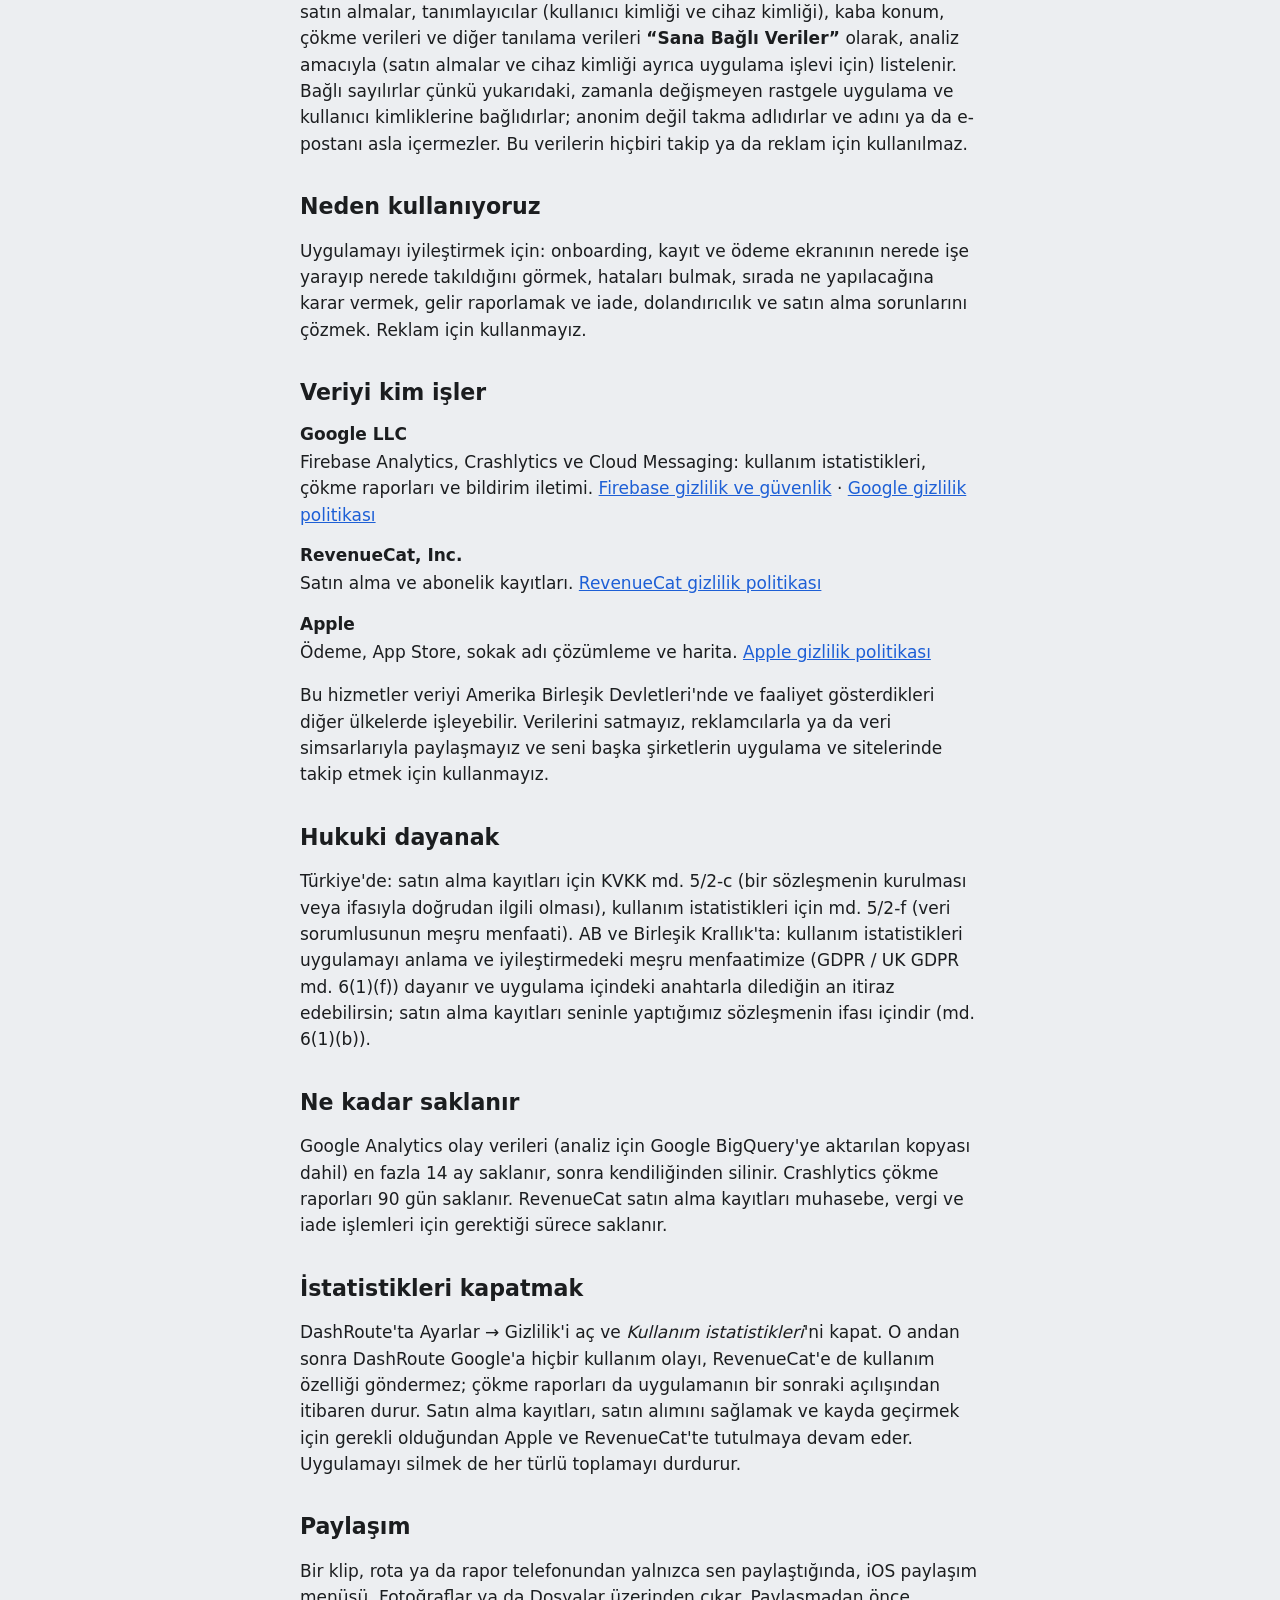
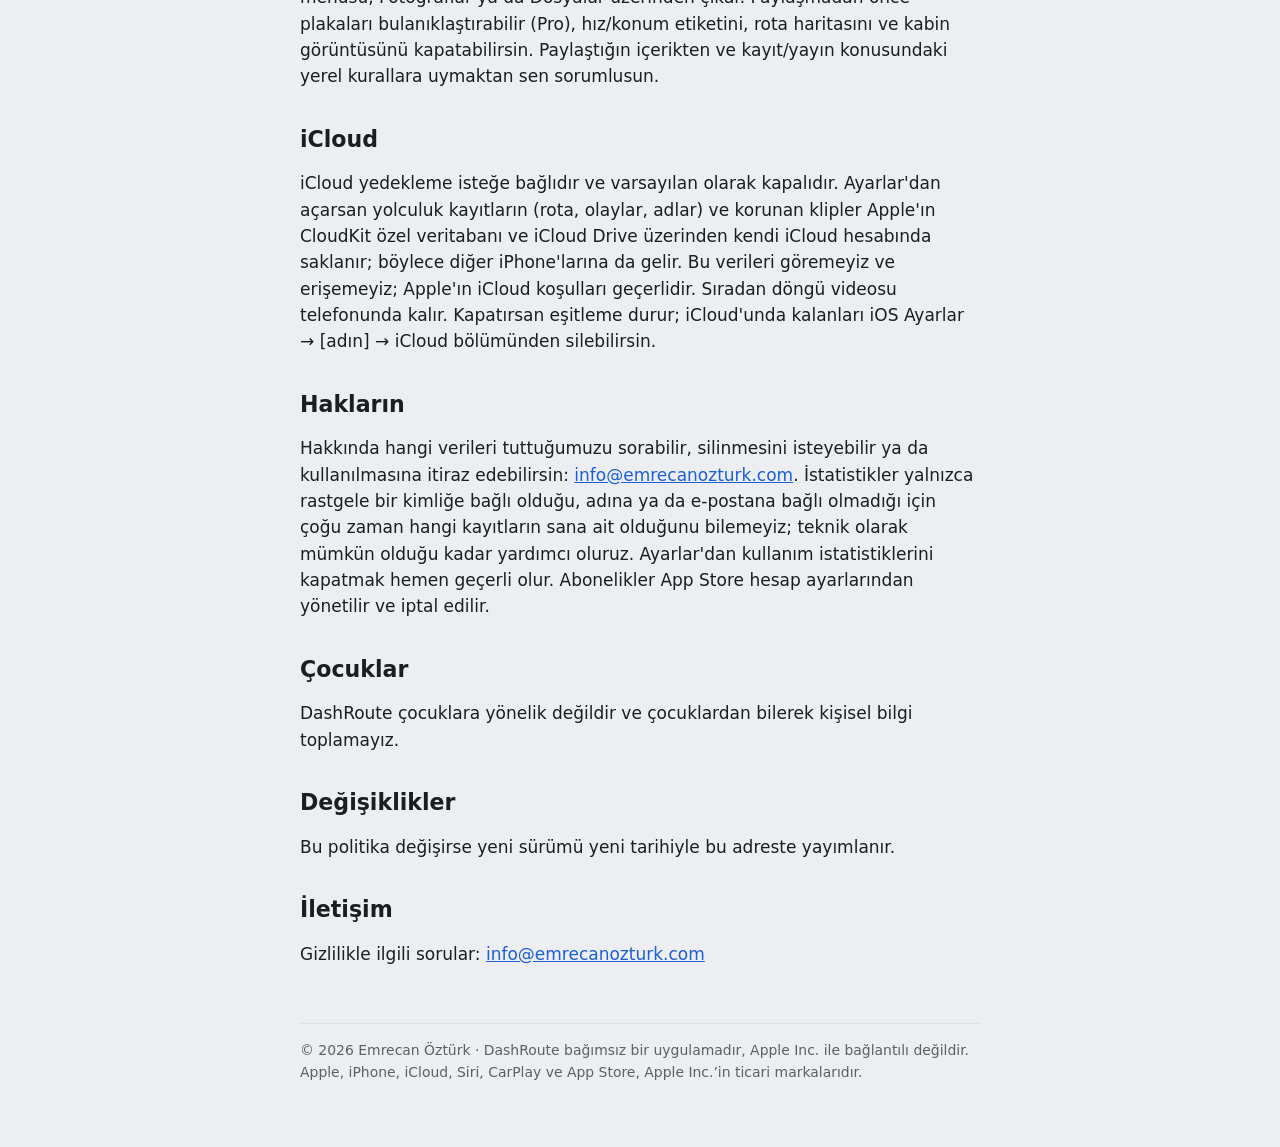
<file: tr/privacy.html>
<!doctype html>
<html lang="tr">
<head>
<meta charset="utf-8">
<meta name="viewport" content="width=device-width,initial-scale=1">
<meta name="color-scheme" content="light dark">
<meta name="apple-itunes-app" content="app-id=6826781606">
<title>DashRoute Gizlilik Politikası</title>
<meta name="description" content="DashRoute gizlilik politikası: hesap, reklam ve takip yok. Video, rota ve olaylar iPhone’unda kalır; yalnızca adına ya da e-postana değil, rastgele bir kimliğe bağlı kullanım istatistikleri, çökme raporları ve satın alma kayıtları toplanır.">
<link rel="canonical" href="https://emrecanozturk.github.io/dashroute/tr/privacy">
<link rel="alternate" hreflang="en" href="https://emrecanozturk.github.io/dashroute/privacy">
<link rel="alternate" hreflang="tr" href="https://emrecanozturk.github.io/dashroute/tr/privacy">
<link rel="icon" type="image/png" sizes="32x32" href="../assets/favicon-32.png">
<link rel="icon" type="image/png" sizes="32x32" href="../assets/favicon-dark-32.png" media="(prefers-color-scheme: dark)">
<link rel="apple-touch-icon" sizes="180x180" href="../assets/apple-touch-icon.png">
<link rel="stylesheet" href="../style.css">
</head>
<body>
<main>
<nav class="site" data-web-only><a class="brand" href="index.html"><img src="../assets/apple-touch-icon.png" alt="" width="28" height="28">DashRoute</a><span><a href="privacy.html" aria-current="page">Gizlilik</a><a href="terms.html">Koşullar</a><a href="support.html">Destek</a><a href="../privacy.html" lang="en" hreflang="en">English</a></span></nav>
<header><h1>Gizlilik Politikası</h1></header>
<p class="muted">DashRoute · son güncelleme 3 Kasım 2026</p>
<p>DashRoute, İstanbul'da bağımsız geliştirici Emrecan Öztürk (“biz”) tarafından yapılmış bir iPhone araç kamerası uygulamasıdır. Kısaca: <strong>DashRoute'ta hesap, reklam ve takip yoktur; verilerini asla satmayız. Videoların, rotaların ve olayların telefonunda kalır.</strong> Uygulamayı iyileştirmek için DashRoute kullanım istatistikleri ve çökme raporları toplar (Google Firebase) ve satın alımları kaydeder (RevenueCat); bunlar adına ya da e-postana değil, rastgele bir kimliğe bağlıdır. Bunlarda video, ses, kesin konumun ya da rotan, plakalar ve yazdığın hiçbir şey yer almaz; kullanım istatistiklerini uygulamadan kapatabilirsin.</p>

<h2>Telefonunda kalanlar</h2>
<p>DashRoute'un kaydettiği her şey yalnızca cihazındaki uygulama alanında saklanır: video parçaları, GPS rotaları, hız, algılanan olaylar (sert fren, darbe, sarsıntı, olası kaza), yolculuk adları ve hazırladığın klipler ile PDF raporlar. Bunların hiçbirini görmeyiz, almayız. Uygulamayı silmek hepsini siler.</p>

<h2>İzinler ve ne için kullanıldıkları</h2>
<dl>
<dt>Kamera</dt><dd>Yolu (kabin kamerasını açarsan kabini de) kaydetmek için. Kayıt yalnızca uygulama ekranda açıkken yapılır.</dd>
<dt>Konum (uygulamayı kullanırken)</dt><dd>Rotayı çizmek, videoyu haritayla eşlemek ve hızı göstermek için. Yalnızca kayıt sırasında kullanılır ve cihazda kalır; tek istisnalar sokak adları için kullanılan birkaç nokta ve yolculuğun başladığı ve bittiği şehirdir (aşağıda).</dd>
<dt>Mikrofon (isteğe bağlı)</dt><dd>Yalnızca kabin sesini açarsan. Vermezsen video sessiz kaydedilir.</dd>
<dt>Hareket sensörleri</dt><dd>Kayıt sırasında sert fren, darbe ve sarsıntıyı cihazda algılamak için.</dd>
<dt>Bildirimler (isteğe bağlı)</dt><dd>Yer azalınca, kayıt durunca ya da korunan bir olayın koruması kalkacakken haber vermek için; ayrıca seyrek olarak uygulamayla ilgili duyuru ve hatırlatmalar için (Firebase Cloud Messaging). Bildirimleri iOS Ayarlar'dan dilediğin an kapatabilirsin.</dd>
<dt>Fotoğraflar (yalnızca ekleme)</dt><dd>Sen istediğinde hazırladığın klibi Fotoğraflar'a kaydetmek için.</dd>
</dl>

<h2>Cihazdan çıkanlar</h2>
<p><strong>Sokak adları.</strong> Sokak ve yolculuk adları için DashRoute rotandan birkaç koordinatı Apple'ın adres çözümleme hizmetine (Apple Haritalar'ın kullandığı hizmet) gönderir. Video, rotanın tamamı ve olayların hiçbir zaman gönderilmez. Harita görüntüleri Apple Haritalar'dan gelir ve <a href="https://www.apple.com/tr/legal/privacy/">Apple'ın gizlilik politikasına</a> tabidir.</p>
<p><strong>Kullanım istatistikleri.</strong> DashRoute, uygulamanın nasıl kullanıldığını anlamak için Google Firebase Analytics kullanır. Toplananlar:</p>
<ul>
<li>kurulumda oluşan rastgele bir kullanıcı kimliği ve Firebase'in rastgele uygulama kimliği; kullanıcı kimliği, kullanım istatistiklerini satın alma kayıtlarıyla eşleştirmek için RevenueCat'te ve App Store satın alma kaydında da aynıdır (hiçbiri adını, e-postanı ya da Apple Hesabını içermez; uygulamayı silip yeniden kurunca yenisi oluşur);</li>
<li>cihaz modeli, iOS sürümü, uygulama sürümü, uygulama dili ve App Store ülkesi;</li>
<li>Google'ın IP adresinden çıkardığı kaba bölge (ülke, bölge ya da şehir); IP adresini biz hiçbir zaman almayız ve saklamayız;</li>
<li>her yolculuğun başladığı ve bittiği şehir (Türkiye'de il) ve ülke. Bunlar sokak adları için zaten yapılan Apple adres çözümlemesinden cihazda çıkarılır; koordinat, adres, semt, sokak ya da rota gönderilmez;</li>
<li>uygulama içi olaylar ve ekranlar: örneğin hangi ekranları açtığın, onboarding adımları ve izin cevapları, kaydın başlaması ya da durması (süre ve mesafe yuvarlanmış ya da aralıklara ayrılmış olarak; kaçıncı yolculuk olduğu, başlangıç saati ve hız aralıkları), ekranlarda ve akışlarda geçen süre, bildirimlerin gönderilip açılması, algılanan olayın türü, tepe ivmesi ve hız aralığı, klip dışa aktarma ve paylaşımları (yalnızca AirDrop ya da Mesajlar gibi hedef türü), ödeme ekranı görüntülemeleri ve satın alma dokunuşları, hata kodları;</li>
<li>ayar seçimlerin (video kalitesi, kayıt modu, hız birimi, hassasiyet, plaka bulanıklaştırma gibi), onboarding'deki isteğe bağlı sürüş soruları, kamera, konum ve bildirim izinlerinin durumu ve aralıklara ayrılmış yolculuk ve korunan olay sayısı;</li>
<li>satın alma olayları (ürün, fiyat ve para birimi, deneme başlangıcı, satın alma sonucu ve Pro durumundaki değişiklikler).</li>
</ul>
<p><strong>Çökme raporları.</strong> Uygulama çöktüğünde ya da önemli bir hata yakalandığında Google Firebase Crashlytics şunları gönderir: hatanın yeri (yığın izi) ve kodu, cihaz modeli, iOS ve uygulama sürümü, bellek ve disk gibi o anki durum bilgisi, son uygulama olayları ve rastgele kullanıcı kimliği. Video, dosya adları, konum ve yazdığın metinler gönderilmez.</p>
<p><strong>Bildirim belirteci.</strong> Uzak bildirim gönderebilmek için Firebase Cloud Messaging cihazına rastgele bir bildirim belirteci verir; yalnızca bildirimi iletmek için kullanılır.</p>
<p><strong>Satın alma kayıtları.</strong> DashRoute Pro, Apple App Store üzerinden aylık ya da yıllık otomatik yenilenen abonelik veya tek seferlik ömür boyu satın alma olarak satılır. Ödemeyi Apple işler; ödeme bilgilerini görmeyiz. Satın almayı bizim için RevenueCat kaydeder: rastgele kullanıcı kimliği, App Store işlem bilgileri (ürün, fiyat ve para birimi, satın alma, yenileme ve bitiş tarihleri, deneme, iptal ve iade durumu), App Store ülkesi, temel cihaz ve uygulama bilgileri iki kaydın aynı kullanıcıyı anlatması için Firebase uygulama kimliği ve yukarıdaki kullanım özelliklerinin bir kopyası (ör. dil, ülke, kayıt modu, izin durumları, aralıklara ayrılmış sayılar); bu kullanıcıyı yalnızca bu rastgele kimliklerle biliriz.</p>

<h2>Hiçbir zaman toplamadıklarımız</h2>
<ul>
<li>Video, ses, fotoğraf ya da kare ve dosya adları.</li>
<li>Kesin konum, GPS koordinatları, rotalar, adresler, semt ve sokak adları (yolculuk için yalnızca başlangıç ve bitiş şehri gönderilir).</li>
<li>Plakalar ya da videoda tanınan herhangi bir şey.</li>
<li>Yazdığın her şey: yolculuk adları, arama metni, rapor notları.</li>
<li>Adın, e-postan, telefon numaran, kişilerin, Apple Hesabın ya da cihaz adın.</li>
<li>Reklam kimliği (IDFA). DashRoute seni takip etmediği için Uygulama Takip Şeffaflığı izni hiç sorulmaz.</li>
</ul>

<h2>App Store etiketi bunu nasıl gösteriyor</h2>
<p>DashRoute'un App Store gizlilik etiketinde kullanım verisi (ürün etkileşimi), satın almalar, tanımlayıcılar (kullanıcı kimliği ve cihaz kimliği), kaba konum, çökme verileri ve diğer tanılama verileri <strong>“Sana Bağlı Veriler”</strong> olarak, analiz amacıyla (satın almalar ve cihaz kimliği ayrıca uygulama işlevi için) listelenir. Bağlı sayılırlar çünkü yukarıdaki, zamanla değişmeyen rastgele uygulama ve kullanıcı kimliklerine bağlıdırlar; anonim değil takma adlıdırlar ve adını ya da e-postanı asla içermezler. Bu verilerin hiçbiri takip ya da reklam için kullanılmaz.</p>

<h2>Neden kullanıyoruz</h2>
<p>Uygulamayı iyileştirmek için: onboarding, kayıt ve ödeme ekranının nerede işe yarayıp nerede takıldığını görmek, hataları bulmak, sırada ne yapılacağına karar vermek, gelir raporlamak ve iade, dolandırıcılık ve satın alma sorunlarını çözmek. Reklam için kullanmayız.</p>

<h2>Veriyi kim işler</h2>
<dl>
<dt>Google LLC</dt><dd>Firebase Analytics, Crashlytics ve Cloud Messaging: kullanım istatistikleri, çökme raporları ve bildirim iletimi. <a href="https://firebase.google.com/support/privacy">Firebase gizlilik ve güvenlik</a> · <a href="https://policies.google.com/privacy?hl=tr">Google gizlilik politikası</a></dd>
<dt>RevenueCat, Inc.</dt><dd>Satın alma ve abonelik kayıtları. <a href="https://www.revenuecat.com/privacy">RevenueCat gizlilik politikası</a></dd>
<dt>Apple</dt><dd>Ödeme, App Store, sokak adı çözümleme ve harita. <a href="https://www.apple.com/tr/legal/privacy/">Apple gizlilik politikası</a></dd>
</dl>
<p>Bu hizmetler veriyi Amerika Birleşik Devletleri'nde ve faaliyet gösterdikleri diğer ülkelerde işleyebilir. Verilerini satmayız, reklamcılarla ya da veri simsarlarıyla paylaşmayız ve seni başka şirketlerin uygulama ve sitelerinde takip etmek için kullanmayız.</p>

<h2>Hukuki dayanak</h2>
<p>Türkiye'de: satın alma kayıtları için KVKK md. 5/2-c (bir sözleşmenin kurulması veya ifasıyla doğrudan ilgili olması), kullanım istatistikleri için md. 5/2-f (veri sorumlusunun meşru menfaati). AB ve Birleşik Krallık'ta: kullanım istatistikleri uygulamayı anlama ve iyileştirmedeki meşru menfaatimize (GDPR / UK GDPR md. 6(1)(f)) dayanır ve uygulama içindeki anahtarla dilediğin an itiraz edebilirsin; satın alma kayıtları seninle yaptığımız sözleşmenin ifası içindir (md. 6(1)(b)).</p>

<h2>Ne kadar saklanır</h2>
<p>Google Analytics olay verileri (analiz için Google BigQuery'ye aktarılan kopyası dahil) en fazla 14 ay saklanır, sonra kendiliğinden silinir. Crashlytics çökme raporları 90 gün saklanır. RevenueCat satın alma kayıtları muhasebe, vergi ve iade işlemleri için gerektiği sürece saklanır.</p>

<h2>İstatistikleri kapatmak</h2>
<p>DashRoute'ta Ayarlar → Gizlilik'i aç ve <em>Kullanım istatistikleri</em>'ni kapat. O andan sonra DashRoute Google'a hiçbir kullanım olayı, RevenueCat'e de kullanım özelliği göndermez; çökme raporları da uygulamanın bir sonraki açılışından itibaren durur. Satın alma kayıtları, satın alımını sağlamak ve kayda geçirmek için gerekli olduğundan Apple ve RevenueCat'te tutulmaya devam eder. Uygulamayı silmek de her türlü toplamayı durdurur.</p>

<h2>Paylaşım</h2>
<p>Bir klip, rota ya da rapor telefonundan yalnızca sen paylaştığında, iOS paylaşım menüsü, Fotoğraflar ya da Dosyalar üzerinden çıkar. Paylaşmadan önce plakaları bulanıklaştırabilir (Pro), hız/konum etiketini, rota haritasını ve kabin görüntüsünü kapatabilirsin. Paylaştığın içerikten ve kayıt/yayın konusundaki yerel kurallara uymaktan sen sorumlusun.</p>

<h2>iCloud</h2>
<p>iCloud yedekleme isteğe bağlıdır ve varsayılan olarak kapalıdır. Ayarlar'dan açarsan yolculuk kayıtların (rota, olaylar, adlar) ve korunan klipler Apple'ın CloudKit özel veritabanı ve iCloud Drive üzerinden kendi iCloud hesabında saklanır; böylece diğer iPhone'larına da gelir. Bu verileri göremeyiz ve erişemeyiz; Apple'ın iCloud koşulları geçerlidir. Sıradan döngü videosu telefonunda kalır. Kapatırsan eşitleme durur; iCloud'unda kalanları iOS Ayarlar → [adın] → iCloud bölümünden silebilirsin.</p>

<h2>Hakların</h2>
<p>Hakkında hangi verileri tuttuğumuzu sorabilir, silinmesini isteyebilir ya da kullanılmasına itiraz edebilirsin: <a href="mailto:info@emrecanozturk.com">info@emrecanozturk.com</a>. İstatistikler yalnızca rastgele bir kimliğe bağlı olduğu, adına ya da e-postana bağlı olmadığı için çoğu zaman hangi kayıtların sana ait olduğunu bilemeyiz; teknik olarak mümkün olduğu kadar yardımcı oluruz. Ayarlar'dan kullanım istatistiklerini kapatmak hemen geçerli olur. Abonelikler App Store hesap ayarlarından yönetilir ve iptal edilir.</p>

<h2>Çocuklar</h2>
<p>DashRoute çocuklara yönelik değildir ve çocuklardan bilerek kişisel bilgi toplamayız.</p>

<h2>Değişiklikler</h2>
<p>Bu politika değişirse yeni sürümü yeni tarihiyle bu adreste yayımlanır.</p>

<h2>İletişim</h2>
<p>Gizlilikle ilgili sorular: <a href="mailto:info@emrecanozturk.com">info@emrecanozturk.com</a></p>
<footer>© 2026 Emrecan Öztürk · DashRoute bağımsız bir uygulamadır, Apple Inc. ile bağlantılı değildir. Apple, iPhone, iCloud, Siri, CarPlay ve App Store, Apple Inc.’in ticari markalarıdır.</footer>
</main>
</body>
</html>
</file>
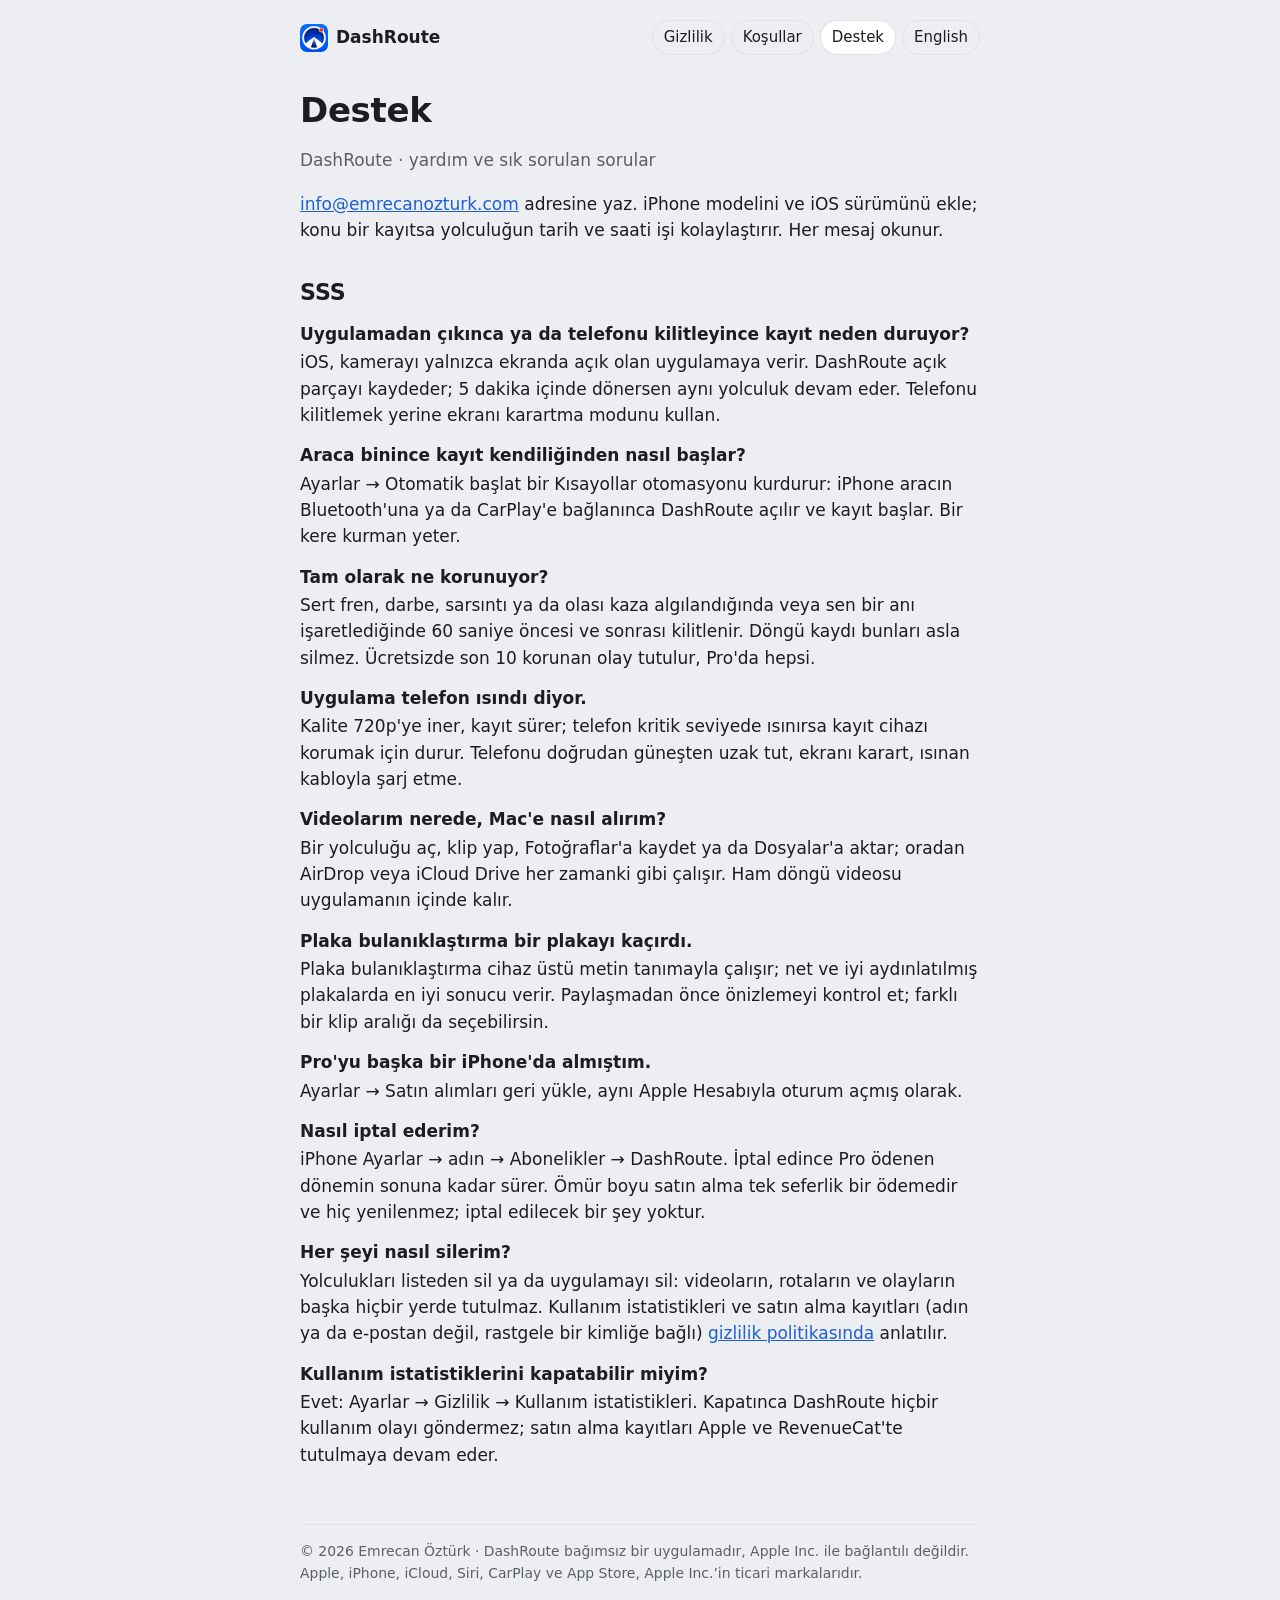
<file: tr/support.html>
<!doctype html>
<html lang="tr">
<head>
<meta charset="utf-8">
<meta name="viewport" content="width=device-width,initial-scale=1">
<meta name="color-scheme" content="light dark">
<meta name="apple-itunes-app" content="app-id=6826781606">
<title>DashRoute Destek</title>
<meta name="description" content="DashRoute destek ve SSS: kayıt, otomatik başlatma, olaylar, depolama, Pro aboneliği ve ömür boyu satın alma, klip dışa aktarma, gizlilik.">
<link rel="canonical" href="https://emrecanozturk.github.io/dashroute/tr/support">
<link rel="alternate" hreflang="en" href="https://emrecanozturk.github.io/dashroute/support">
<link rel="alternate" hreflang="tr" href="https://emrecanozturk.github.io/dashroute/tr/support">
<link rel="icon" type="image/png" sizes="32x32" href="../assets/favicon-32.png">
<link rel="icon" type="image/png" sizes="32x32" href="../assets/favicon-dark-32.png" media="(prefers-color-scheme: dark)">
<link rel="apple-touch-icon" sizes="180x180" href="../assets/apple-touch-icon.png">
<link rel="stylesheet" href="../style.css">
</head>
<body>
<main>
<nav class="site" data-web-only><a class="brand" href="index.html"><img src="../assets/apple-touch-icon.png" alt="" width="28" height="28">DashRoute</a><span><a href="privacy.html">Gizlilik</a><a href="terms.html">Koşullar</a><a href="support.html" aria-current="page">Destek</a><a href="../support.html" lang="en" hreflang="en">English</a></span></nav>
<header><h1>Destek</h1></header>
<p class="muted">DashRoute · yardım ve sık sorulan sorular</p>
<p><a href="mailto:info@emrecanozturk.com?subject=DashRoute">info@emrecanozturk.com</a> adresine yaz. iPhone modelini ve iOS sürümünü ekle; konu bir kayıtsa yolculuğun tarih ve saati işi kolaylaştırır. Her mesaj okunur.</p>

<h2>SSS</h2>
<dl>
<dt>Uygulamadan çıkınca ya da telefonu kilitleyince kayıt neden duruyor?</dt>
<dd>iOS, kamerayı yalnızca ekranda açık olan uygulamaya verir. DashRoute açık parçayı kaydeder; 5 dakika içinde dönersen aynı yolculuk devam eder. Telefonu kilitlemek yerine ekranı karartma modunu kullan.</dd>
<dt>Araca binince kayıt kendiliğinden nasıl başlar?</dt>
<dd>Ayarlar → Otomatik başlat bir Kısayollar otomasyonu kurdurur: iPhone aracın Bluetooth'una ya da CarPlay'e bağlanınca DashRoute açılır ve kayıt başlar. Bir kere kurman yeter.</dd>
<dt>Tam olarak ne korunuyor?</dt>
<dd>Sert fren, darbe, sarsıntı ya da olası kaza algılandığında veya sen bir anı işaretlediğinde 60 saniye öncesi ve sonrası kilitlenir. Döngü kaydı bunları asla silmez. Ücretsizde son 10 korunan olay tutulur, Pro'da hepsi.</dd>
<dt>Uygulama telefon ısındı diyor.</dt>
<dd>Kalite 720p'ye iner, kayıt sürer; telefon kritik seviyede ısınırsa kayıt cihazı korumak için durur. Telefonu doğrudan güneşten uzak tut, ekranı karart, ısınan kabloyla şarj etme.</dd>
<dt>Videolarım nerede, Mac'e nasıl alırım?</dt>
<dd>Bir yolculuğu aç, klip yap, Fotoğraflar'a kaydet ya da Dosyalar'a aktar; oradan AirDrop veya iCloud Drive her zamanki gibi çalışır. Ham döngü videosu uygulamanın içinde kalır.</dd>
<dt>Plaka bulanıklaştırma bir plakayı kaçırdı.</dt>
<dd>Plaka bulanıklaştırma cihaz üstü metin tanımayla çalışır; net ve iyi aydınlatılmış plakalarda en iyi sonucu verir. Paylaşmadan önce önizlemeyi kontrol et; farklı bir klip aralığı da seçebilirsin.</dd>
<dt>Pro'yu başka bir iPhone'da almıştım.</dt>
<dd>Ayarlar → Satın alımları geri yükle, aynı Apple Hesabıyla oturum açmış olarak.</dd>
<dt>Nasıl iptal ederim?</dt>
<dd>iPhone Ayarlar → adın → Abonelikler → DashRoute. İptal edince Pro ödenen dönemin sonuna kadar sürer. Ömür boyu satın alma tek seferlik bir ödemedir ve hiç yenilenmez; iptal edilecek bir şey yoktur.</dd>
<dt>Her şeyi nasıl silerim?</dt>
<dd>Yolculukları listeden sil ya da uygulamayı sil: videoların, rotaların ve olayların başka hiçbir yerde tutulmaz. Kullanım istatistikleri ve satın alma kayıtları (adın ya da e-postan değil, rastgele bir kimliğe bağlı) <a href="privacy.html">gizlilik politikasında</a> anlatılır.</dd>
<dt>Kullanım istatistiklerini kapatabilir miyim?</dt>
<dd>Evet: Ayarlar → Gizlilik → Kullanım istatistikleri. Kapatınca DashRoute hiçbir kullanım olayı göndermez; satın alma kayıtları Apple ve RevenueCat'te tutulmaya devam eder.</dd>
</dl>
<footer>© 2026 Emrecan Öztürk · DashRoute bağımsız bir uygulamadır, Apple Inc. ile bağlantılı değildir. Apple, iPhone, iCloud, Siri, CarPlay ve App Store, Apple Inc.’in ticari markalarıdır.</footer>
</main>
</body>
</html>
</file>
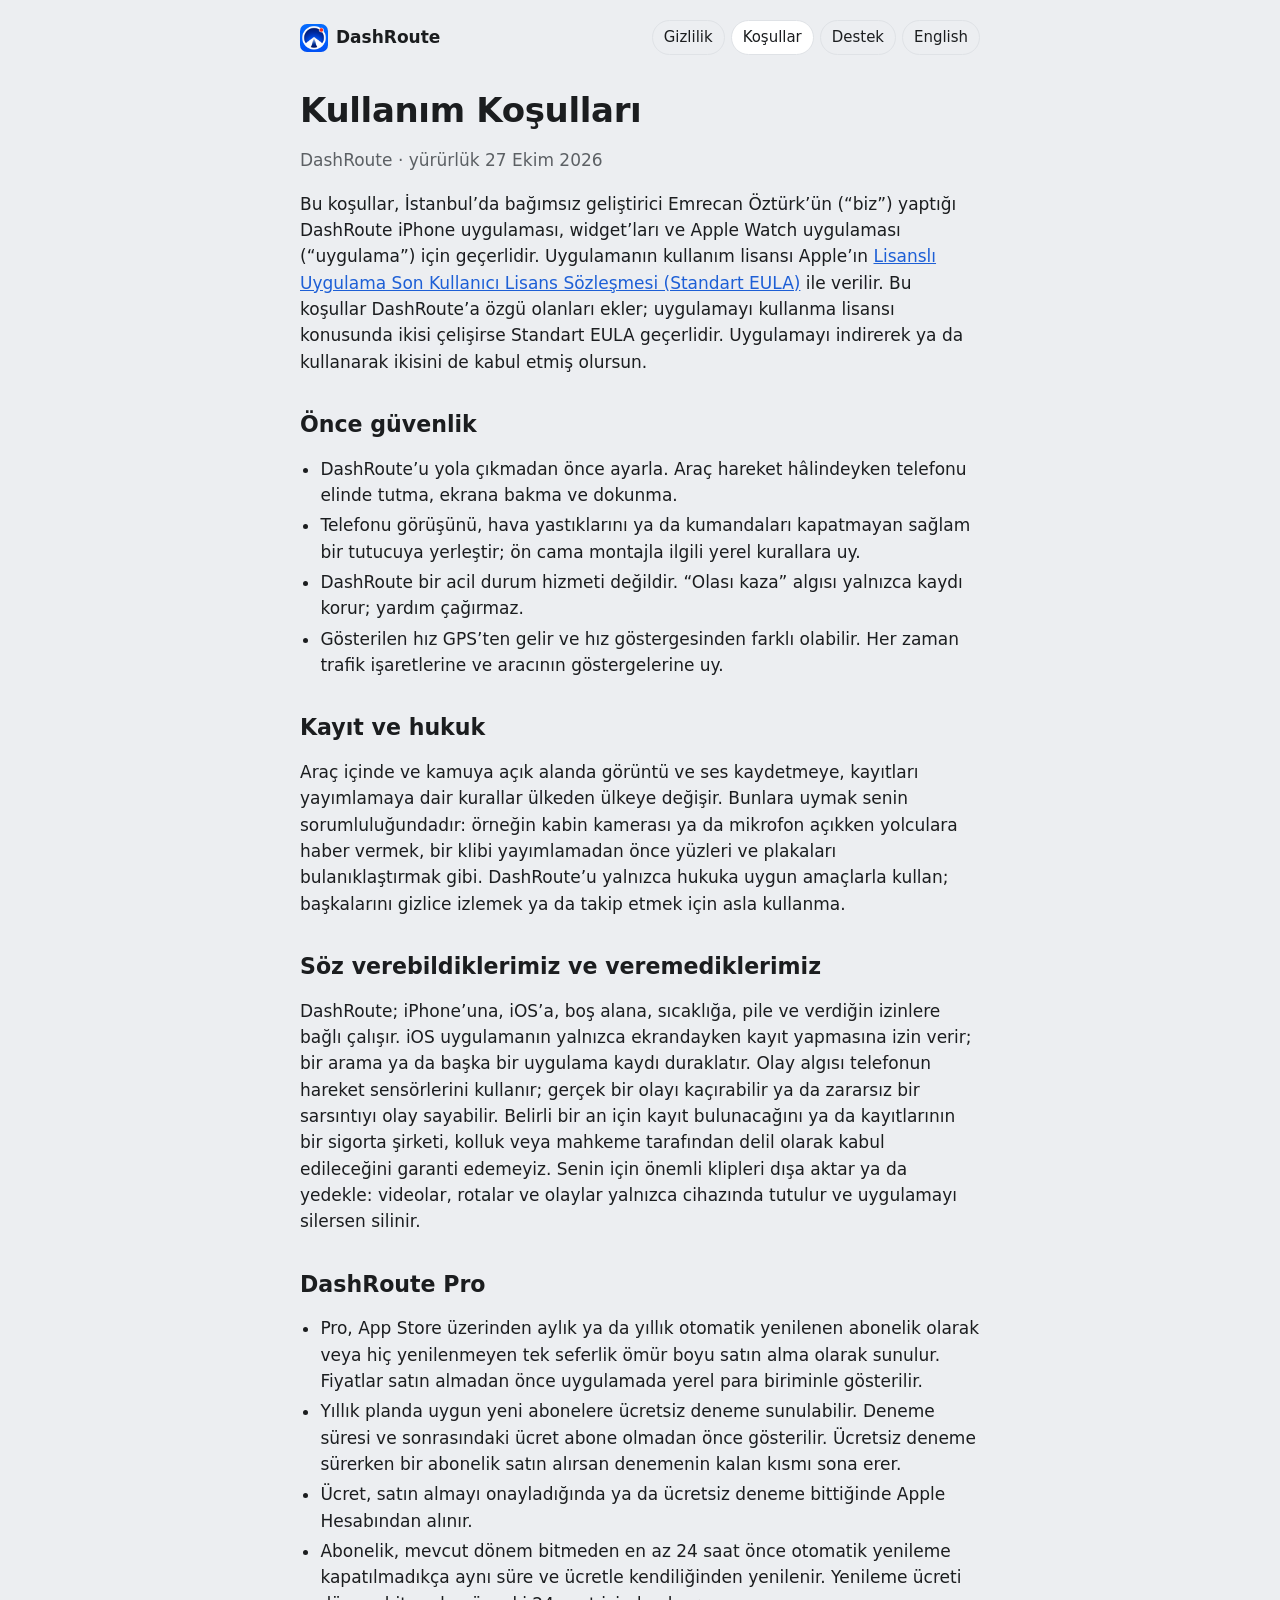
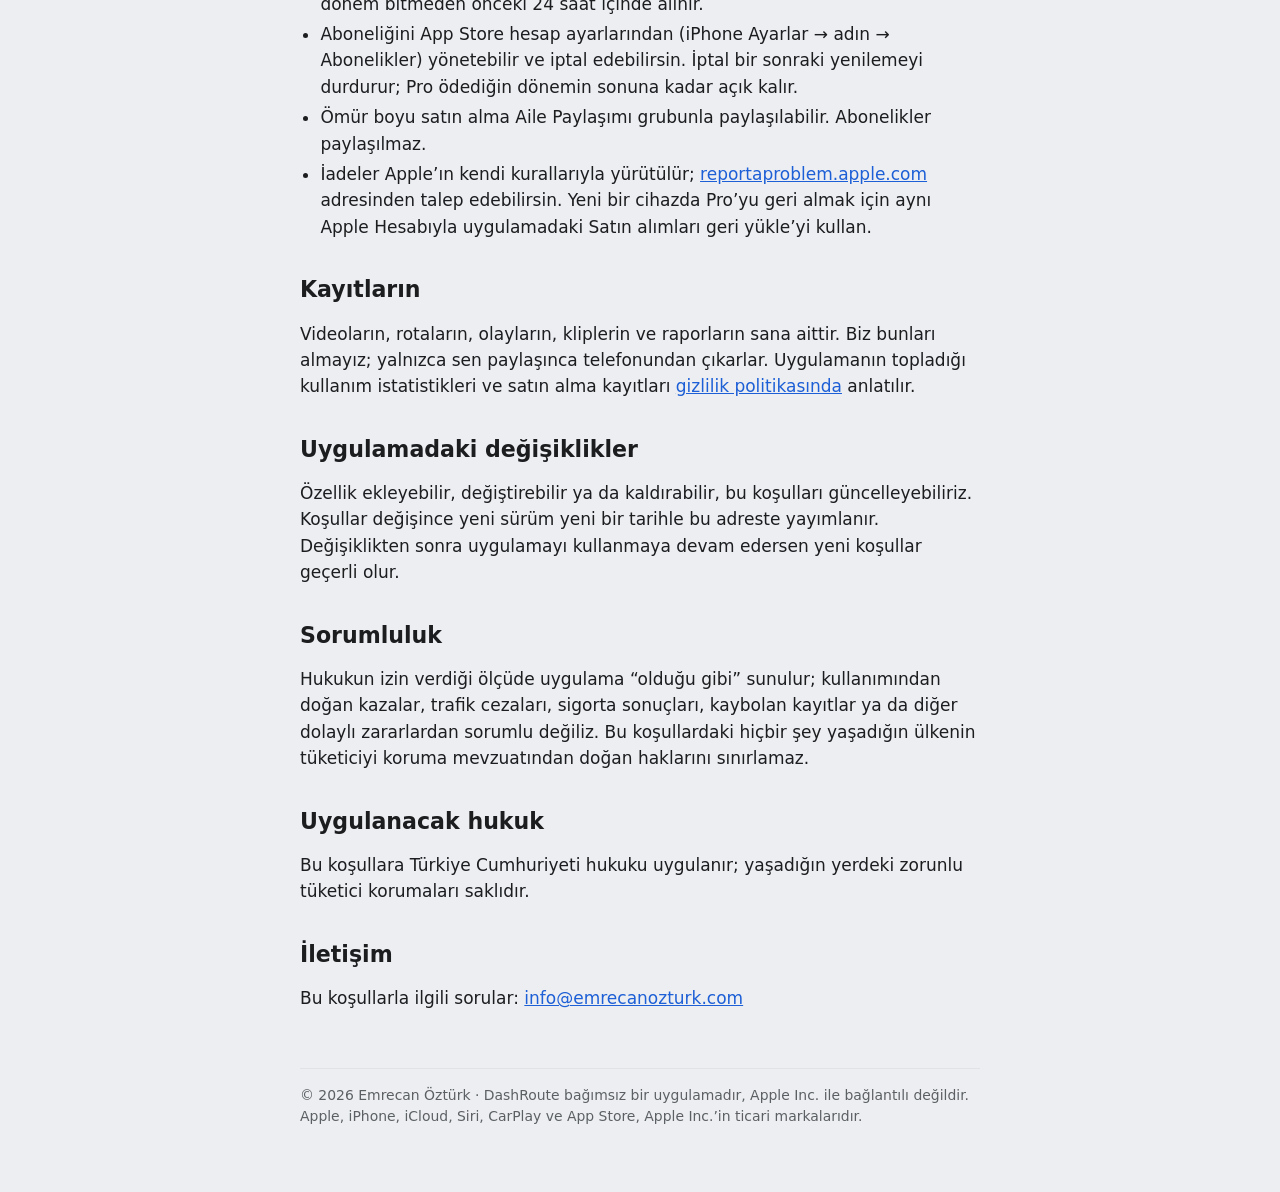
<file: tr/terms.html>
<!doctype html>
<html lang="tr">
<head>
<meta charset="utf-8">
<meta name="viewport" content="width=device-width,initial-scale=1">
<meta name="color-scheme" content="light dark">
<meta name="apple-itunes-app" content="app-id=6826781606">
<title>DashRoute Kullanım Koşulları</title>
<meta name="description" content="DashRoute kullanım koşulları: Apple Standart Son Kullanıcı Lisans Sözleşmesi, sürüş güvenliği, kayıt kuralları, DashRoute Pro abonelikleri ve ömür boyu satın alma.">
<link rel="canonical" href="https://emrecanozturk.github.io/dashroute/tr/terms">
<link rel="alternate" hreflang="en" href="https://emrecanozturk.github.io/dashroute/terms">
<link rel="alternate" hreflang="tr" href="https://emrecanozturk.github.io/dashroute/tr/terms">
<link rel="icon" type="image/png" sizes="32x32" href="../assets/favicon-32.png">
<link rel="icon" type="image/png" sizes="32x32" href="../assets/favicon-dark-32.png" media="(prefers-color-scheme: dark)">
<link rel="apple-touch-icon" sizes="180x180" href="../assets/apple-touch-icon.png">
<link rel="stylesheet" href="../style.css">
</head>
<body>
<main>
<nav class="site" data-web-only><a class="brand" href="index.html"><img src="../assets/apple-touch-icon.png" alt="" width="28" height="28">DashRoute</a><span><a href="privacy.html">Gizlilik</a><a href="terms.html" aria-current="page">Koşullar</a><a href="support.html">Destek</a><a href="../terms.html" lang="en" hreflang="en">English</a></span></nav>
<header><h1>Kullanım Koşulları</h1></header>
<p class="muted">DashRoute · yürürlük 27 Ekim 2026</p>
<p>Bu koşullar, İstanbul’da bağımsız geliştirici Emrecan Öztürk’ün (“biz”) yaptığı DashRoute iPhone uygulaması, widget’ları ve Apple Watch uygulaması (“uygulama”) için geçerlidir. Uygulamanın kullanım lisansı Apple’ın <a href="https://www.apple.com/legal/internet-services/itunes/dev/stdeula/">Lisanslı Uygulama Son Kullanıcı Lisans Sözleşmesi (Standart EULA)</a> ile verilir. Bu koşullar DashRoute’a özgü olanları ekler; uygulamayı kullanma lisansı konusunda ikisi çelişirse Standart EULA geçerlidir. Uygulamayı indirerek ya da kullanarak ikisini de kabul etmiş olursun.</p>

<h2>Önce güvenlik</h2>
<ul>
<li>DashRoute’u yola çıkmadan önce ayarla. Araç hareket hâlindeyken telefonu elinde tutma, ekrana bakma ve dokunma.</li>
<li>Telefonu görüşünü, hava yastıklarını ya da kumandaları kapatmayan sağlam bir tutucuya yerleştir; ön cama montajla ilgili yerel kurallara uy.</li>
<li>DashRoute bir acil durum hizmeti değildir. “Olası kaza” algısı yalnızca kaydı korur; yardım çağırmaz.</li>
<li>Gösterilen hız GPS’ten gelir ve hız göstergesinden farklı olabilir. Her zaman trafik işaretlerine ve aracının göstergelerine uy.</li>
</ul>

<h2>Kayıt ve hukuk</h2>
<p>Araç içinde ve kamuya açık alanda görüntü ve ses kaydetmeye, kayıtları yayımlamaya dair kurallar ülkeden ülkeye değişir. Bunlara uymak senin sorumluluğundadır: örneğin kabin kamerası ya da mikrofon açıkken yolculara haber vermek, bir klibi yayımlamadan önce yüzleri ve plakaları bulanıklaştırmak gibi. DashRoute’u yalnızca hukuka uygun amaçlarla kullan; başkalarını gizlice izlemek ya da takip etmek için asla kullanma.</p>

<h2>Söz verebildiklerimiz ve veremediklerimiz</h2>
<p>DashRoute; iPhone’una, iOS’a, boş alana, sıcaklığa, pile ve verdiğin izinlere bağlı çalışır. iOS uygulamanın yalnızca ekrandayken kayıt yapmasına izin verir; bir arama ya da başka bir uygulama kaydı duraklatır. Olay algısı telefonun hareket sensörlerini kullanır; gerçek bir olayı kaçırabilir ya da zararsız bir sarsıntıyı olay sayabilir. Belirli bir an için kayıt bulunacağını ya da kayıtlarının bir sigorta şirketi, kolluk veya mahkeme tarafından delil olarak kabul edileceğini garanti edemeyiz. Senin için önemli klipleri dışa aktar ya da yedekle: videolar, rotalar ve olaylar yalnızca cihazında tutulur ve uygulamayı silersen silinir.</p>

<h2>DashRoute Pro</h2>
<ul>
<li>Pro, App Store üzerinden aylık ya da yıllık otomatik yenilenen abonelik olarak veya hiç yenilenmeyen tek seferlik ömür boyu satın alma olarak sunulur. Fiyatlar satın almadan önce uygulamada yerel para biriminle gösterilir.</li>
<li>Yıllık planda uygun yeni abonelere ücretsiz deneme sunulabilir. Deneme süresi ve sonrasındaki ücret abone olmadan önce gösterilir. Ücretsiz deneme sürerken bir abonelik satın alırsan denemenin kalan kısmı sona erer.</li>
<li>Ücret, satın almayı onayladığında ya da ücretsiz deneme bittiğinde Apple Hesabından alınır.</li>
<li>Abonelik, mevcut dönem bitmeden en az 24 saat önce otomatik yenileme kapatılmadıkça aynı süre ve ücretle kendiliğinden yenilenir. Yenileme ücreti dönem bitmeden önceki 24 saat içinde alınır.</li>
<li>Aboneliğini App Store hesap ayarlarından (iPhone Ayarlar → adın → Abonelikler) yönetebilir ve iptal edebilirsin. İptal bir sonraki yenilemeyi durdurur; Pro ödediğin dönemin sonuna kadar açık kalır.</li>
<li>Ömür boyu satın alma Aile Paylaşımı grubunla paylaşılabilir. Abonelikler paylaşılmaz.</li>
<li>İadeler Apple’ın kendi kurallarıyla yürütülür; <a href="https://reportaproblem.apple.com">reportaproblem.apple.com</a> adresinden talep edebilirsin. Yeni bir cihazda Pro’yu geri almak için aynı Apple Hesabıyla uygulamadaki Satın alımları geri yükle’yi kullan.</li>
</ul>

<h2>Kayıtların</h2>
<p>Videoların, rotaların, olayların, kliplerin ve raporların sana aittir. Biz bunları almayız; yalnızca sen paylaşınca telefonundan çıkarlar. Uygulamanın topladığı kullanım istatistikleri ve satın alma kayıtları <a href="privacy.html">gizlilik politikasında</a> anlatılır.</p>

<h2>Uygulamadaki değişiklikler</h2>
<p>Özellik ekleyebilir, değiştirebilir ya da kaldırabilir, bu koşulları güncelleyebiliriz. Koşullar değişince yeni sürüm yeni bir tarihle bu adreste yayımlanır. Değişiklikten sonra uygulamayı kullanmaya devam edersen yeni koşullar geçerli olur.</p>

<h2>Sorumluluk</h2>
<p>Hukukun izin verdiği ölçüde uygulama “olduğu gibi” sunulur; kullanımından doğan kazalar, trafik cezaları, sigorta sonuçları, kaybolan kayıtlar ya da diğer dolaylı zararlardan sorumlu değiliz. Bu koşullardaki hiçbir şey yaşadığın ülkenin tüketiciyi koruma mevzuatından doğan haklarını sınırlamaz.</p>

<h2>Uygulanacak hukuk</h2>
<p>Bu koşullara Türkiye Cumhuriyeti hukuku uygulanır; yaşadığın yerdeki zorunlu tüketici korumaları saklıdır.</p>

<h2>İletişim</h2>
<p>Bu koşullarla ilgili sorular: <a href="mailto:info@emrecanozturk.com?subject=DashRoute">info@emrecanozturk.com</a></p>
<footer>© 2026 Emrecan Öztürk · DashRoute bağımsız bir uygulamadır, Apple Inc. ile bağlantılı değildir. Apple, iPhone, iCloud, Siri, CarPlay ve App Store, Apple Inc.’in ticari markalarıdır.</footer>
</main>
</body>
</html>
</file>
<file: style.css>
/* DashRoute web pages. Colors follow Rota/DesignSystem/Tokens.swift (land, surface, text, muted, accentText).
   The app shows these pages in its own sheet and hides [data-web-only] there (Rota/Features/Settings/SitePageSheet.swift). */
:root{--bg:#eceef1;--card:#fff;--text:#1b1d1f;--muted:#5c6064;--accent:#1d5fd6;--line:#dfe2e6}
@media (prefers-color-scheme:dark){:root{--bg:#121417;--card:#22262b;--text:#f2f3f5;--muted:#a3a7ac;--accent:#8ab4ff;--line:#2e3238}}
*{box-sizing:border-box}
html{font-size:17px;-webkit-text-size-adjust:100%}
body{margin:0;background:var(--bg);color:var(--text);font-family:-apple-system,BlinkMacSystemFont,"SF Pro Text",Inter,system-ui,sans-serif;font-size:1rem;line-height:1.55}
main{max-width:720px;margin:0 auto;padding:20px 20px 64px}
nav.site{display:flex;flex-wrap:wrap;align-items:center;justify-content:space-between;gap:10px 16px;margin:0 0 36px;font-size:.88rem}
nav.site .brand{display:flex;align-items:center;gap:8px;font-weight:800;font-size:1rem;color:var(--text);text-decoration:none}
nav.site .brand img{border-radius:7px}
nav.site span{display:flex;flex-wrap:wrap;gap:6px}
nav.site span a{padding:5px 11px;border:1px solid var(--line);border-radius:999px;text-decoration:none;color:var(--text)}
nav.site span a[aria-current]{background:var(--card)}
h1{font-size:2rem;line-height:1.15;letter-spacing:-.01em;margin:0 0 6px}
h2{font-size:1.3rem;line-height:1.25;margin:36px 0 8px}
h3{font-size:1.06rem;margin:24px 0 6px}
p,li,dd{color:var(--text)}
.muted{color:var(--muted)}
a{color:var(--accent)}
header{margin-bottom:4px}
ul{padding-left:1.2em}
li{margin:4px 0}
.card{background:var(--card);border:1px solid var(--line);border-radius:20px;padding:18px 20px;margin:14px 0}
dl{margin:0}
dt{font-weight:700;margin-top:14px}
dd{margin:2px 0 0}
.button{display:inline-block;background:var(--accent);color:#fff;font-weight:700;text-decoration:none;padding:10px 18px;border-radius:999px}
@media (prefers-color-scheme:dark){.button{color:#121417}}
footer{margin-top:56px;font-size:.82rem;color:var(--muted);border-top:1px solid var(--line);padding-top:16px}
code{font-size:.88rem}
</file>
